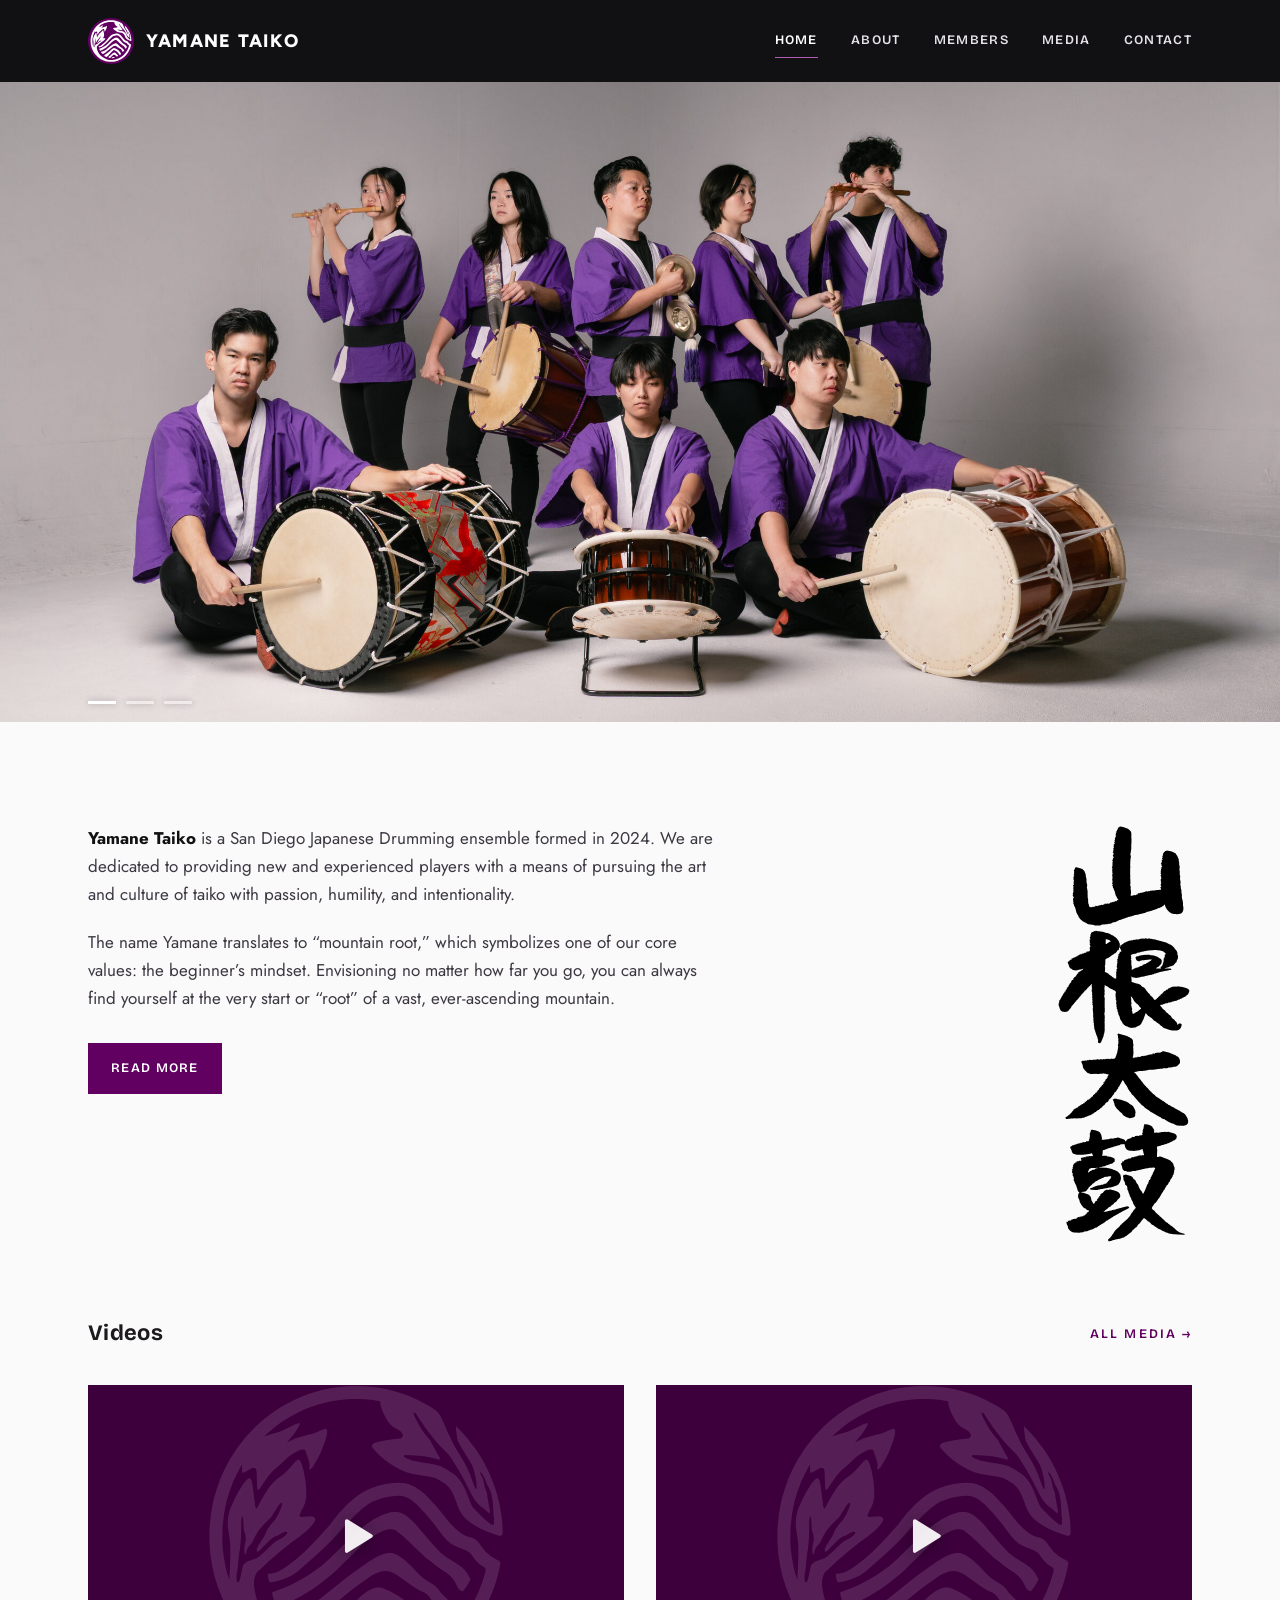
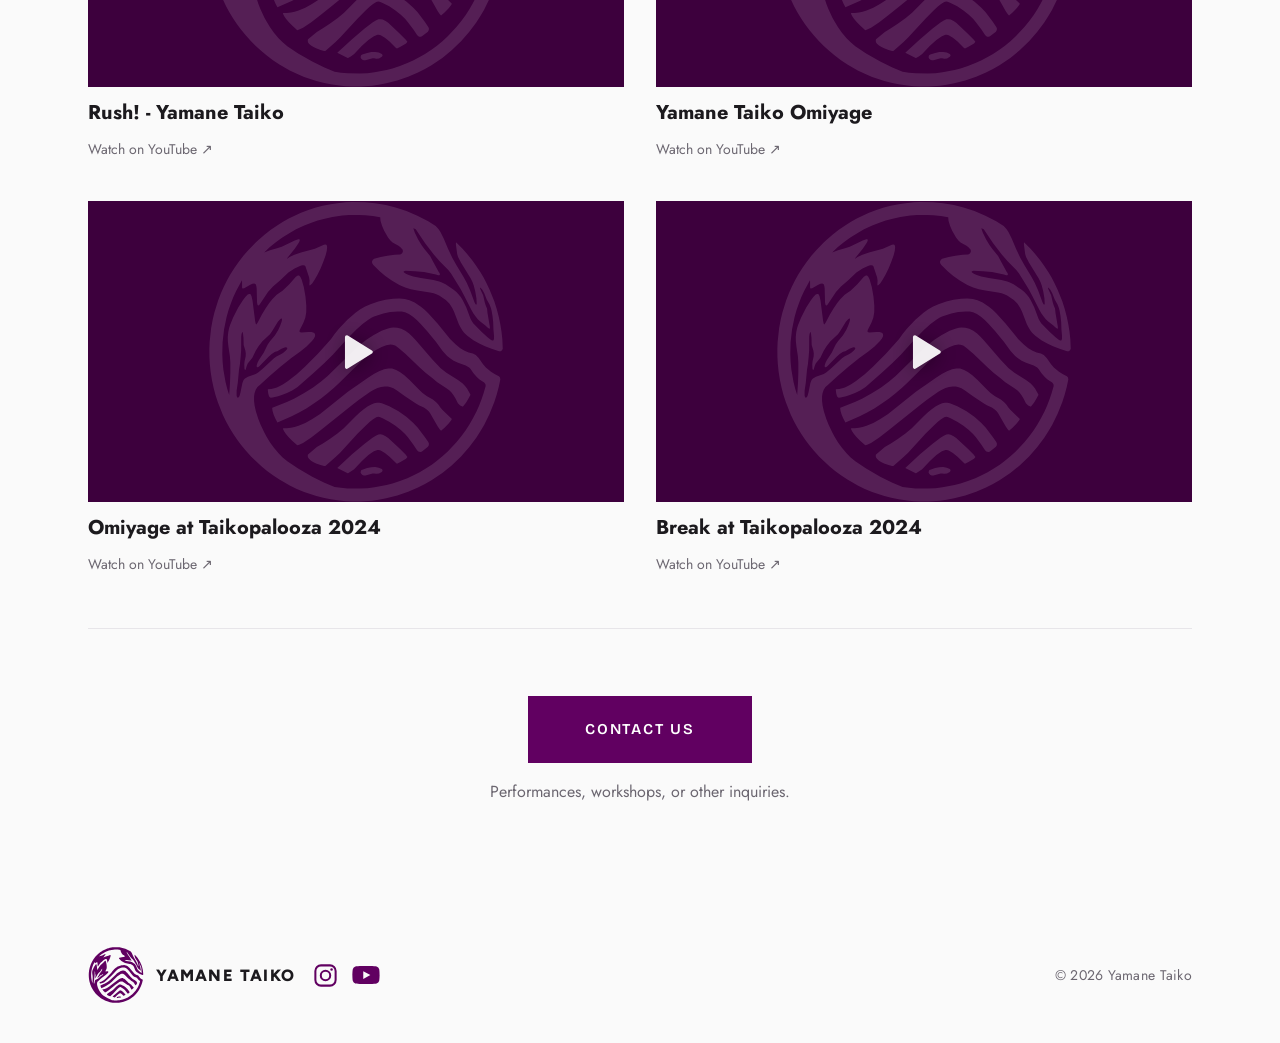
<file: index.html>
<!doctype html>
<html lang="en"><head><meta charset="utf-8"><meta name="viewport" content="width=device-width,initial-scale=1">
<title>Yamane Taiko</title>
<meta name="referrer" content="strict-origin-when-cross-origin">
<!-- Link preview (Discord, iMessage, Facebook, etc.) -->
<meta property="og:type" content="website">
<meta property="og:site_name" content="Yamane Taiko">
<meta property="og:title" content="YAMANE TAIKO">
<meta property="og:url" content="https://yamanetaiko.org/">
<meta property="og:image" content="https://yamanetaiko.org/assets/og-image.jpg">
<meta property="og:image:width" content="1200">
<meta property="og:image:height" content="630">
<meta name="twitter:card" content="summary_large_image">
<meta name="twitter:title" content="YAMANE TAIKO">
<meta name="twitter:image" content="https://yamanetaiko.org/assets/og-image.jpg">
<meta name="theme-color" content="#610061">
<link rel="icon" type="image/svg+xml" href="assets/YAM_LOGO_ROUND_BIG.svg">
<link rel="preconnect" href="https://fonts.googleapis.com">
<link rel="preconnect" href="https://fonts.gstatic.com" crossorigin>
<link rel="stylesheet" href="https://fonts.googleapis.com/css2?family=Bricolage+Grotesque:opsz,wdth,wght@12..96,75..100,200..800&family=Jost:wght@300..700&family=Figtree:wght@800&display=swap">
<link rel="stylesheet" href="css/style.css?v=17">

</head><body data-page="home">
<header class="site-head">
  <div class="wrap">
    <a class="brand" href="/" data-link>
      <img class="logo" src="assets/YAM_LOGO_ROUND_BIG.svg" alt="" width="40" height="40">
      <span class="wordmark"><span class="kern-ya">Y</span><span class="kern-am">a</span><span class="kern-ma">m</span><span class="kern-an">a</span>ne <span class="kern-ta">T</span><span class="kern-ai">a</span>i<span class="kern-ko">k</span>o</span>
    </a>
    <button class="menu-btn" id="menuBtn" aria-label="Menu" aria-controls="nav" aria-expanded="false">
      <span class="burger" aria-hidden="true"><span></span><span></span><span></span></span>
    </button>
    <nav class="nav caps" id="nav" aria-label="Main">
      <a href="/">Home</a>
      <a href="/about">About</a>
      <a href="/members">Members</a>
      <a href="/media">Media</a>
      <a href="/contact">Contact</a>
    </nav>
  </div>
</header>

<main>
<section data-page="home">
  <div class="hero" aria-roledescription="carousel" aria-label="Yamane Taiko photos"><h1 class="sr-only">Yamane Taiko</h1>
    <div class="slides" id="slides"></div>
    <button class="hero-nav prev" type="button" aria-label="Previous photo"><svg viewBox="0 0 24 24" width="28" height="28" aria-hidden="true"><path d="M15 5l-7 7 7 7" fill="none" stroke="currentColor" stroke-width="1.8" stroke-linecap="round" stroke-linejoin="round"/></svg></button>
    <button class="hero-nav next" type="button" aria-label="Next photo"><svg viewBox="0 0 24 24" width="28" height="28" aria-hidden="true"><path d="M9 5l7 7-7 7" fill="none" stroke="currentColor" stroke-width="1.8" stroke-linecap="round" stroke-linejoin="round"/></svg></button>
    <div class="hero-dots"><div class="wrap"><div class="dots" id="dots" role="group" aria-label="Choose slide"></div></div></div>
  </div>

  <div class="block intro-block"><div class="wrap intro">
    <div class="prose">
      <p><strong class="lead">Yamane Taiko</strong> is a San Diego Japanese Drumming ensemble formed in 2024. We are dedicated to providing new and experienced players with a means of pursuing the art and culture of taiko with passion, humility, and intentionality.</p>
      <p>The name Yamane translates to “mountain root,” which symbolizes one of our core values: the beginner’s mindset. Envisioning no matter how far you go, you can always find yourself at the very start or “root” of a vast, ever-ascending mountain.</p>
      <div class="btns caps"><a class="btn dark" href="/about">Read more</a></div>
    </div>
    <img class="k" src="assets/Yamane-Kanji-black.svg" alt="山根太鼓">
  </div></div>

  <div class="block"><div class="wrap">
    <div class="sec-head">
      <h2>Videos</h2>
      <a class="link-arrow caps" href="/media">All media →</a>
    </div>
    <div class="videos" id="homeVideos"></div>
  </div></div>

  <div class="block cta"><div class="wrap">
    <div class="caps"><a class="btn dark" href="/contact">Contact us</a></div>
    <p>Performances, workshops, or other inquiries.</p>
  </div></div>
</section>
</main>



<footer class="site-foot">
  <div class="wrap">
    <div class="foot-brand"><span class="foot-mark" aria-hidden="true"><svg aria-hidden="true" xmlns="http://www.w3.org/2000/svg" viewBox="0 0 988.0 1010.2"><path fill="currentColor" fill-rule="evenodd" d="M582.5 902.0L580.2 898.8L569.8 894.0L557.8 892.0L545.2 892.5L531.2 895.2L514.8 900.8L512.0 902.2L510.2 904.2L509.0 909.8L511.2 914.8L515.2 918.2L520.0 920.0L525.0 920.0L549.5 913.2L554.2 913.2L561.5 914.8L570.8 913.5L580.0 908.2L582.2 905.5ZM665.8 857.8L659.8 850.2L640.5 830.8L601.5 794.2L592.8 788.2L583.0 783.8L575.2 782.2L568.8 782.8L560.0 786.5L549.0 793.5L521.5 814.5L479.5 850.2L431.0 894.8L465.8 912.5L467.0 912.5L476.2 907.2L487.5 899.0L513.5 871.2L535.2 851.8L553.5 839.2L565.5 834.8L570.2 834.8L576.5 836.5L590.5 844.5L606.0 857.2L626.8 877.5L630.8 880.5L641.0 875.8L661.2 864.0ZM737.8 813.0L735.8 808.2L724.0 790.8L700.0 759.5L684.8 743.0L662.2 723.2L636.0 704.8L605.2 688.0L580.2 677.5L571.8 676.0L564.0 676.2L554.5 678.2L543.2 682.8L532.2 689.0L519.5 698.0L507.0 708.2L491.8 722.2L452.8 762.0L431.5 779.0L405.8 797.8L382.8 813.0L362.5 825.0L333.0 849.8L332.2 851.8L332.2 856.5L333.2 860.0L336.2 864.2L343.0 870.5L351.5 875.8L360.0 879.8L375.0 885.2L387.0 888.8L391.0 888.5L425.2 858.5L440.5 843.5L498.5 780.5L525.0 753.8L540.0 740.2L550.8 731.8L561.5 724.8L567.8 722.8L573.0 723.8L582.8 728.0L605.0 739.5L625.8 753.0L643.8 767.5L658.0 781.2L667.5 792.2L686.0 816.8L698.2 835.5L702.5 839.5L705.8 840.8L709.8 841.0L713.0 840.2L716.8 838.0L734.5 824.0L737.5 818.8ZM814.8 731.0L783.5 700.2L776.2 692.0L770.0 682.8L762.2 674.8L751.0 665.2L731.5 654.2L716.5 643.0L706.0 633.5L673.0 599.8L655.5 583.8L640.5 572.8L628.0 566.0L614.5 561.2L602.2 560.8L587.8 563.8L570.8 570.2L553.2 579.2L533.8 591.8L466.5 639.5L373.5 714.0L346.2 731.8L323.8 743.8L301.5 753.0L288.0 757.2L276.0 760.0L262.2 761.8L250.8 761.5L249.2 762.8L249.2 764.5L252.8 771.8L259.0 781.0L268.2 792.0L279.8 803.8L297.0 819.0L303.2 817.2L316.2 810.8L343.8 793.0L374.0 769.5L484.0 680.8L503.5 666.0L541.5 639.2L551.8 633.0L565.5 626.8L577.2 623.2L589.8 621.5L600.2 621.8L607.2 623.0L619.2 627.5L631.0 634.8L657.8 654.2L690.5 676.2L704.2 684.5L721.0 692.2L730.5 698.5L737.8 705.5L742.0 711.0L767.5 755.5L774.5 765.8L778.5 769.8L790.2 759.8L802.5 747.5L812.0 736.0ZM876.8 648.2L865.5 628.2L858.8 619.5L851.0 611.5L835.2 599.5L796.5 575.5L777.2 560.0L750.2 531.5L693.8 466.0L682.0 453.5L671.5 443.8L658.8 434.2L645.2 427.5L632.0 424.0L619.2 423.5L610.8 424.5L601.0 426.8L579.5 434.8L551.8 449.2L528.5 464.8L509.2 480.0L488.5 498.5L397.8 587.2L376.8 605.0L348.8 625.5L318.8 644.5L286.0 662.5L262.2 673.8L213.5 692.5L213.0 694.5L214.2 703.5L218.2 716.8L224.2 731.0L230.5 742.5L278.2 721.5L303.0 709.0L327.2 695.0L353.5 678.0L376.5 661.5L397.5 645.0L420.0 625.8L437.2 609.8L510.2 537.8L525.5 524.5L541.2 512.2L560.5 499.2L579.5 489.0L595.0 483.2L608.8 481.0L616.2 481.5L622.0 483.0L626.5 485.2L637.2 493.0L658.0 510.8L706.2 557.2L727.5 576.5L748.0 592.0L766.0 607.0L796.5 627.2L806.0 634.5L812.8 641.0L819.8 649.8L826.5 660.8L835.0 677.5L842.5 685.2L850.0 688.8L852.0 689.0L862.0 675.8L870.0 663.0L876.8 649.8ZM481.0 2.5L460.0 3.5L432.0 6.2L409.0 9.8L382.2 15.2L359.5 21.2L336.5 28.5L309.5 38.8L288.0 48.2L268.5 58.0L249.2 68.8L232.2 79.2L207.2 96.5L188.2 111.2L168.8 128.0L157.8 138.2L132.8 164.0L117.2 182.0L101.2 202.5L87.5 222.0L72.0 246.8L61.0 266.5L51.0 286.5L41.2 308.5L32.2 331.8L19.2 373.8L14.0 395.8L8.5 425.5L3.5 471.2L2.5 495.8L2.8 523.0L4.0 545.5L6.8 572.2L11.0 599.2L16.5 625.2L23.0 649.8L31.0 674.8L47.5 716.0L58.5 738.8L69.5 759.0L82.8 780.8L95.2 799.2L109.0 817.8L125.0 837.2L143.0 857.0L158.0 872.0L177.8 890.0L194.8 904.0L215.5 919.5L237.2 934.0L271.8 953.8L295.5 965.2L320.0 975.5L361.0 989.2L384.2 995.2L408.8 1000.2L437.8 1004.5L459.5 1006.5L480.2 1007.5L509.8 1007.5L547.2 1004.8L569.2 1001.8L594.8 997.0L631.8 987.5L668.2 975.0L701.2 960.8L723.0 949.8L746.5 936.2L782.8 911.8L814.0 886.5L845.5 856.2L872.5 825.5L896.5 793.2L910.8 771.2L922.8 750.5L941.2 713.2L957.0 673.5L964.5 650.2L971.5 624.0L977.0 597.8L976.0 591.5L972.2 587.0L959.2 580.2L945.8 571.8L928.5 557.8L919.2 547.0L904.5 525.5L894.8 516.2L885.0 511.0L870.8 507.2L857.2 501.8L843.0 493.0L827.8 480.8L808.8 461.8L766.0 409.0L735.5 375.5L723.5 364.0L711.0 353.5L690.0 339.5L672.8 331.8L657.2 327.8L638.5 326.2L618.0 327.0L592.8 330.5L568.5 336.2L542.0 345.2L522.8 354.0L507.0 363.5L492.0 374.2L464.8 397.8L436.2 427.8L422.0 445.2L409.5 463.0L366.8 511.0L323.5 554.8L295.2 580.2L266.0 603.2L249.8 614.0L239.0 620.0L228.8 624.8L220.0 627.8L210.0 629.8L198.8 630.8L198.2 632.8L199.8 645.2L201.8 652.5L204.0 656.8L208.0 659.2L214.2 658.8L232.8 654.2L247.2 649.5L262.5 643.5L279.8 635.2L298.0 623.0L353.2 574.5L388.8 541.8L416.8 514.0L463.5 462.5L493.2 432.2L516.5 411.2L535.0 397.2L545.2 391.0L554.0 387.0L585.0 376.5L607.8 371.8L633.8 369.5L646.8 370.0L658.0 372.5L671.0 378.5L684.5 387.8L697.2 398.8L708.8 410.2L730.8 434.5L761.2 471.8L783.8 502.5L799.0 519.0L809.8 528.0L820.8 535.0L835.5 541.8L861.2 551.5L872.8 558.2L877.5 563.0L887.2 576.8L898.2 589.8L907.5 598.2L923.0 608.5L926.2 612.0L927.8 615.8L927.8 620.5L921.0 644.5L914.2 664.5L905.8 686.2L896.8 706.2L885.0 729.2L874.0 748.2L861.2 768.0L847.0 787.8L830.0 808.8L801.0 839.5L783.2 855.8L763.8 871.8L747.5 883.8L724.8 898.8L706.8 909.2L685.0 920.5L665.8 929.2L640.8 939.0L616.0 947.0L596.2 952.2L556.0 960.0L532.2 962.8L506.2 964.2L465.0 963.5L443.0 961.5L422.0 958.5L387.8 944.2L347.0 924.2L299.8 897.0L263.5 872.8L248.0 859.8L234.2 846.0L218.8 827.5L205.8 809.2L194.2 790.5L187.0 777.2L173.8 749.5L166.2 730.2L158.2 704.8L154.0 685.0L152.2 670.0L152.2 655.2L153.8 644.5L157.8 632.2L163.5 623.2L171.5 616.8L203.5 587.0L239.5 556.0L277.0 526.2L307.2 504.2L328.0 487.2L346.2 469.0L352.2 461.0L355.8 454.2L356.8 450.5L356.2 445.2L353.8 442.0L350.0 440.0L344.2 438.8L335.0 438.5L311.2 440.2L306.8 439.8L304.2 437.0L305.2 431.8L317.5 407.5L323.8 390.8L327.0 372.0L327.2 350.5L324.5 320.2L318.8 288.0L311.8 263.5L307.5 254.2L304.0 250.0L302.2 249.0L299.0 248.8L292.2 253.0L271.2 277.2L258.2 290.5L247.5 299.8L228.0 314.0L213.2 328.8L202.5 342.2L191.2 358.8L178.5 380.2L164.5 406.5L159.8 413.2L157.8 411.0L155.8 401.8L147.0 333.2L143.8 319.0L141.0 312.8L139.0 311.0L136.0 310.8L131.0 313.2L123.0 321.0L114.8 331.8L99.2 356.8L82.2 390.2L72.0 414.8L68.5 426.2L65.8 439.5L64.2 455.2L64.5 469.5L66.5 488.2L71.2 519.2L72.8 540.2L72.8 574.8L71.8 607.0L69.0 650.5L62.5 630.2L56.8 607.0L49.5 565.2L47.0 540.5L45.8 513.5L46.8 473.0L51.8 429.2L60.2 388.2L66.8 365.2L74.8 341.8L82.5 322.2L92.2 300.8L111.2 265.8L112.0 265.8L112.2 290.5L113.5 292.5L119.0 291.5L138.0 280.8L146.5 277.0L152.8 276.0L156.2 277.2L157.8 278.8L159.8 284.0L161.0 293.0L162.2 339.5L163.8 347.2L164.8 349.0L166.2 349.8L168.5 348.8L171.0 346.0L198.8 304.8L215.5 285.8L239.0 266.0L267.2 239.2L287.8 225.8L306.0 216.8L313.2 214.8L317.5 214.5L321.8 215.8L324.2 218.2L336.5 255.2L338.2 265.5L337.5 280.5L338.5 282.2L340.2 282.0L346.8 275.5L355.0 263.5L364.2 247.5L375.0 225.5L384.2 203.2L392.0 180.8L395.8 166.0L397.0 153.5L396.0 148.5L394.2 146.2L391.5 145.2L386.2 146.0L356.2 159.5L309.5 171.8L287.5 179.2L272.8 186.0L262.5 192.5L262.2 192.0L288.5 159.2L301.5 139.8L304.8 133.0L305.2 128.8L303.5 127.0L300.5 127.0L288.5 131.2L245.0 152.8L229.2 158.0L205.8 164.5L186.0 171.5L204.2 154.5L226.2 136.5L247.0 121.5L271.5 106.0L292.8 94.2L320.2 81.2L344.2 71.8L365.2 64.8L388.8 58.2L414.5 52.8L447.5 48.0L470.2 46.2L506.0 45.8L525.5 46.8L550.2 49.2L574.8 53.2L575.8 65.5L580.8 82.0L588.0 98.5L601.0 121.2L609.0 131.5L616.2 138.0L636.0 149.2L642.5 154.0L649.5 162.0L650.5 165.0L650.5 169.0L648.2 174.0L646.0 176.2L642.0 178.2L623.5 179.5L599.0 182.8L576.5 187.2L554.5 193.2L549.5 197.0L547.2 202.5L548.0 208.2L551.8 213.5L573.0 235.0L591.8 250.8L614.8 267.0L639.0 280.8L658.5 289.2L677.5 295.2L699.2 299.5L741.8 305.8L753.8 308.5L762.8 311.8L772.2 316.5L794.5 331.2L807.0 343.8L816.0 357.8L821.8 370.0L838.2 412.8L843.0 422.2L850.0 433.5L855.8 440.8L866.5 451.2L886.8 466.0L906.5 477.2L926.0 486.5L947.8 495.2L972.8 503.5L978.2 503.0L982.8 500.0L985.2 494.8L983.8 463.2L981.0 437.8L977.0 412.5L972.0 388.2L964.8 360.5L956.8 335.5L941.2 296.5L929.2 271.5L920.5 255.2L910.5 238.2L896.0 216.0L881.5 196.0L865.2 175.8L850.5 159.0L829.5 138.0L828.5 138.2L828.2 143.8L832.5 176.8L835.5 186.8L845.0 205.2L878.0 259.0L883.8 270.5L888.0 282.2L892.8 300.8L897.0 325.2L898.0 344.0L896.5 347.2L894.0 345.5L890.5 339.0L876.0 299.0L864.5 273.2L853.5 253.0L829.2 213.0L816.5 190.0L802.2 160.5L787.0 124.2L776.5 103.2L769.8 92.8L760.5 83.2L735.5 67.2L699.2 48.2L662.5 32.8L626.0 20.8L593.8 12.8L557.2 6.5L524.0 3.2ZM244.8 393.0L245.8 394.8L245.8 398.2L244.2 405.2L240.0 417.2L233.2 431.8L221.8 450.5L206.2 468.5L198.0 480.8L184.5 508.5L168.5 533.0L163.8 542.0L161.0 550.8L161.0 554.5L161.8 556.0L164.5 556.8L169.0 554.2L201.8 521.2L211.2 512.8L218.8 507.2L222.8 505.2L230.0 503.2L244.0 495.0L252.5 491.2L257.5 490.2L261.8 490.5L263.8 492.2L262.5 496.2L258.0 501.5L249.2 508.8L240.5 514.2L227.2 520.5L219.0 526.5L180.2 563.2L166.0 575.0L158.0 579.5L131.8 588.8L126.0 591.8L120.8 595.8L117.2 599.8L113.2 610.0L106.8 642.0L103.8 652.5L102.0 656.2L99.8 658.8L97.0 659.0L94.8 656.2L93.8 652.2L93.8 635.5L97.8 608.5L101.8 565.2L104.8 546.5L107.2 523.8L109.0 499.8L109.2 455.0L110.2 446.2L112.2 439.2L113.0 438.5L114.0 439.2L115.2 443.8L116.8 458.2L117.5 482.0L123.2 502.0L124.5 510.2L124.2 520.2L120.5 537.2L119.5 546.5L120.0 561.0L121.0 564.5L122.0 565.8L123.0 565.8L124.8 563.2L127.5 552.8L131.0 544.2L146.5 524.8L157.8 501.5L167.2 486.2L180.2 470.0L205.5 445.8L212.5 436.0L232.0 404.2L239.5 395.5L243.0 393.0ZM686.2 90.5L693.8 94.2L725.2 141.2L754.2 178.8L773.8 201.0L802.8 230.8L812.0 242.5L844.5 295.5L856.0 316.8L879.8 364.0L887.0 376.2L895.0 387.8L901.5 395.5L909.8 403.5L926.0 415.8L936.2 425.5L941.0 427.5L942.2 425.8L941.8 419.8L934.2 375.8L932.5 360.2L928.8 351.8L925.2 340.8L919.5 315.2L909.8 294.2L908.8 290.5L910.8 290.5L916.8 296.5L923.2 308.5L931.5 329.2L941.0 346.2L945.8 359.2L948.0 368.0L950.8 383.8L953.2 405.8L954.0 430.2L956.0 452.5L955.8 462.5L953.5 466.8L950.0 467.2L946.0 465.5L935.2 457.5L914.8 438.8L886.8 410.2L881.8 402.8L877.2 393.8L862.8 355.8L851.2 332.0L844.5 321.5L836.8 311.8L829.0 303.8L819.5 295.8L793.5 278.8L781.2 272.5L772.5 269.0L752.8 263.8L710.8 257.5L685.2 252.5L672.5 248.2L662.0 243.8L656.8 240.8L653.5 237.8L653.2 236.0L654.5 234.8L660.0 233.5L691.5 235.0L721.5 237.5L761.5 245.5L769.0 248.0L772.8 247.8L774.8 245.5L773.5 241.0L770.8 237.5L741.8 184.0L722.0 159.5L713.0 146.5L701.8 128.0L690.8 105.8L685.8 91.5Z"/></svg></span><span class="wordmark"><span class="kern-ya">Y</span><span class="kern-am">a</span><span class="kern-ma">m</span><span class="kern-an">a</span>ne <span class="kern-ta">T</span><span class="kern-ai">a</span>i<span class="kern-ko">k</span>o</span><div class="foot-social" id="footSocial"></div></div>
    <div class="foot-r"><small>© <span id="yr"></span> Yamane Taiko</small></div>
  </div>
</footer>

<script src="js/content.js?v=17"></script>
<script src="js/main.js?v=17"></script>
</body></html>
</file>
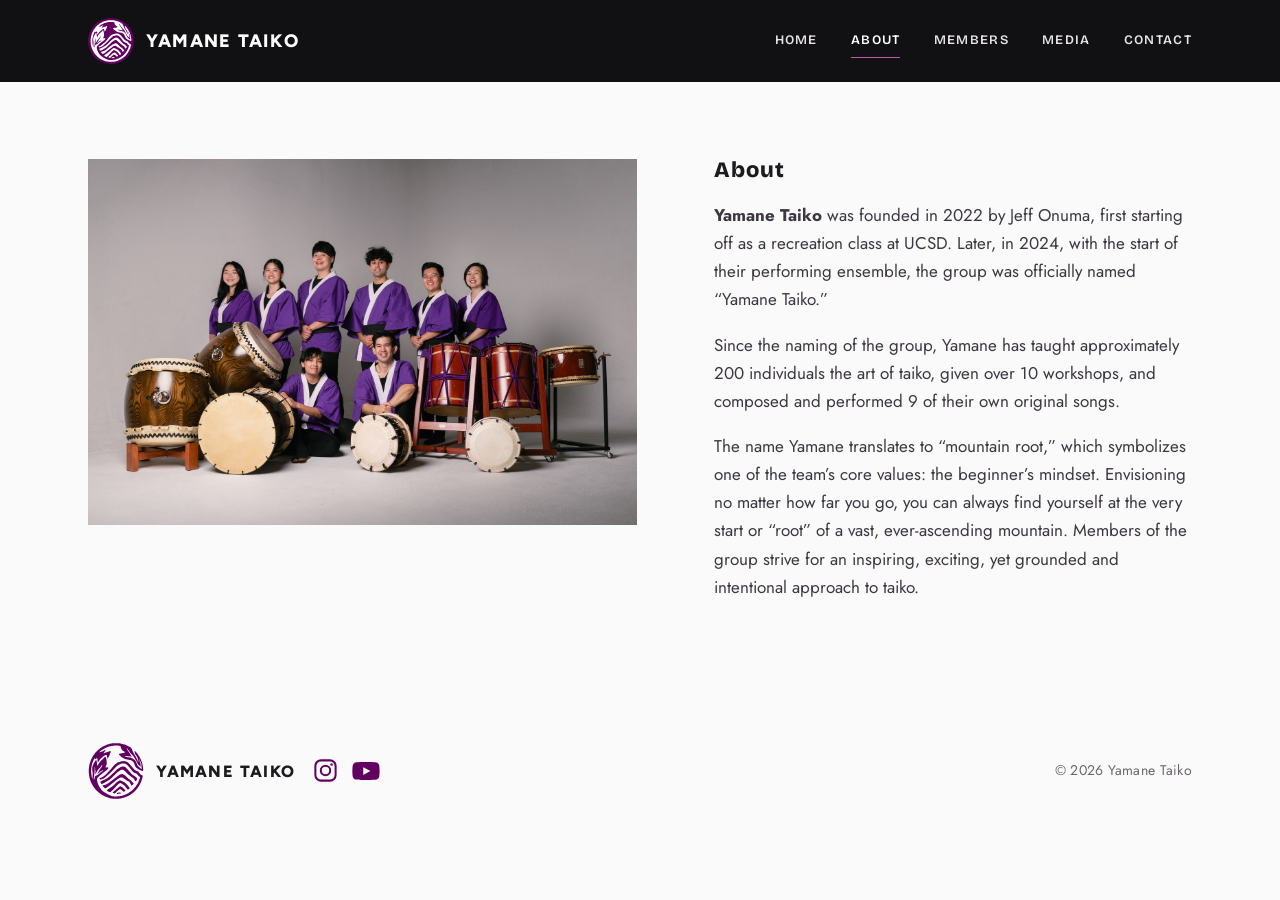
<file: about.html>
<!doctype html>
<html lang="en"><head><meta charset="utf-8"><meta name="viewport" content="width=device-width,initial-scale=1">
<title>About · Yamane Taiko</title>
<meta name="referrer" content="strict-origin-when-cross-origin">
<!-- Link preview (Discord, iMessage, Facebook, etc.) -->
<meta property="og:type" content="website">
<meta property="og:site_name" content="Yamane Taiko">
<meta property="og:title" content="YAMANE TAIKO">
<meta property="og:url" content="https://yamanetaiko.org/about">
<meta property="og:image" content="https://yamanetaiko.org/assets/og-image.jpg">
<meta property="og:image:width" content="1200">
<meta property="og:image:height" content="630">
<meta name="twitter:card" content="summary_large_image">
<meta name="twitter:title" content="YAMANE TAIKO">
<meta name="twitter:image" content="https://yamanetaiko.org/assets/og-image.jpg">
<meta name="theme-color" content="#610061">
<link rel="icon" type="image/svg+xml" href="assets/YAM_LOGO_ROUND_BIG.svg">
<link rel="preconnect" href="https://fonts.googleapis.com">
<link rel="preconnect" href="https://fonts.gstatic.com" crossorigin>
<link rel="stylesheet" href="https://fonts.googleapis.com/css2?family=Bricolage+Grotesque:opsz,wdth,wght@12..96,75..100,200..800&family=Jost:wght@300..700&family=Figtree:wght@800&display=swap">
<link rel="stylesheet" href="css/style.css?v=17">

</head><body data-page="about">
<header class="site-head">
  <div class="wrap">
    <a class="brand" href="/" data-link>
      <img class="logo" src="assets/YAM_LOGO_ROUND_BIG.svg" alt="" width="40" height="40">
      <span class="wordmark"><span class="kern-ya">Y</span><span class="kern-am">a</span><span class="kern-ma">m</span><span class="kern-an">a</span>ne <span class="kern-ta">T</span><span class="kern-ai">a</span>i<span class="kern-ko">k</span>o</span>
    </a>
    <button class="menu-btn" id="menuBtn" aria-label="Menu" aria-controls="nav" aria-expanded="false">
      <span class="burger" aria-hidden="true"><span></span><span></span><span></span></span>
    </button>
    <nav class="nav caps" id="nav" aria-label="Main">
      <a href="/">Home</a>
      <a href="/about">About</a>
      <a href="/members">Members</a>
      <a href="/media">Media</a>
      <a href="/contact">Contact</a>
    </nav>
  </div>
</header>

<main>
<section data-page="about">
  <div class="block about-block"><div class="wrap split about-split">
    <h1 class="about-title">About</h1>
    <figure class="about-photo"><img src="assets/about-group.jpg" alt=""></figure>
    <div class="prose">
      <p><strong>Yamane Taiko</strong> was founded in 2022 by Jeff Onuma, first starting off as a recreation class at UCSD. Later, in 2024, with the start of their performing ensemble, the group was officially named “Yamane Taiko.”</p>
      <p>Since the naming of the group, Yamane has taught approximately 200 individuals the art of taiko, given over 10 workshops, and composed and performed 9 of their own original songs.</p>
      <p>The name Yamane translates to “mountain root,” which symbolizes one of the team’s core values: the beginner’s mindset. Envisioning no matter how far you go, you can always find yourself at the very start or “root” of a vast, ever-ascending mountain. Members of the group strive for an inspiring, exciting, yet grounded and intentional approach to taiko.</p>
    </div>
  </div></div>
</section>
</main>



<footer class="site-foot">
  <div class="wrap">
    <div class="foot-brand"><span class="foot-mark" aria-hidden="true"><svg aria-hidden="true" xmlns="http://www.w3.org/2000/svg" viewBox="0 0 988.0 1010.2"><path fill="currentColor" fill-rule="evenodd" d="M582.5 902.0L580.2 898.8L569.8 894.0L557.8 892.0L545.2 892.5L531.2 895.2L514.8 900.8L512.0 902.2L510.2 904.2L509.0 909.8L511.2 914.8L515.2 918.2L520.0 920.0L525.0 920.0L549.5 913.2L554.2 913.2L561.5 914.8L570.8 913.5L580.0 908.2L582.2 905.5ZM665.8 857.8L659.8 850.2L640.5 830.8L601.5 794.2L592.8 788.2L583.0 783.8L575.2 782.2L568.8 782.8L560.0 786.5L549.0 793.5L521.5 814.5L479.5 850.2L431.0 894.8L465.8 912.5L467.0 912.5L476.2 907.2L487.5 899.0L513.5 871.2L535.2 851.8L553.5 839.2L565.5 834.8L570.2 834.8L576.5 836.5L590.5 844.5L606.0 857.2L626.8 877.5L630.8 880.5L641.0 875.8L661.2 864.0ZM737.8 813.0L735.8 808.2L724.0 790.8L700.0 759.5L684.8 743.0L662.2 723.2L636.0 704.8L605.2 688.0L580.2 677.5L571.8 676.0L564.0 676.2L554.5 678.2L543.2 682.8L532.2 689.0L519.5 698.0L507.0 708.2L491.8 722.2L452.8 762.0L431.5 779.0L405.8 797.8L382.8 813.0L362.5 825.0L333.0 849.8L332.2 851.8L332.2 856.5L333.2 860.0L336.2 864.2L343.0 870.5L351.5 875.8L360.0 879.8L375.0 885.2L387.0 888.8L391.0 888.5L425.2 858.5L440.5 843.5L498.5 780.5L525.0 753.8L540.0 740.2L550.8 731.8L561.5 724.8L567.8 722.8L573.0 723.8L582.8 728.0L605.0 739.5L625.8 753.0L643.8 767.5L658.0 781.2L667.5 792.2L686.0 816.8L698.2 835.5L702.5 839.5L705.8 840.8L709.8 841.0L713.0 840.2L716.8 838.0L734.5 824.0L737.5 818.8ZM814.8 731.0L783.5 700.2L776.2 692.0L770.0 682.8L762.2 674.8L751.0 665.2L731.5 654.2L716.5 643.0L706.0 633.5L673.0 599.8L655.5 583.8L640.5 572.8L628.0 566.0L614.5 561.2L602.2 560.8L587.8 563.8L570.8 570.2L553.2 579.2L533.8 591.8L466.5 639.5L373.5 714.0L346.2 731.8L323.8 743.8L301.5 753.0L288.0 757.2L276.0 760.0L262.2 761.8L250.8 761.5L249.2 762.8L249.2 764.5L252.8 771.8L259.0 781.0L268.2 792.0L279.8 803.8L297.0 819.0L303.2 817.2L316.2 810.8L343.8 793.0L374.0 769.5L484.0 680.8L503.5 666.0L541.5 639.2L551.8 633.0L565.5 626.8L577.2 623.2L589.8 621.5L600.2 621.8L607.2 623.0L619.2 627.5L631.0 634.8L657.8 654.2L690.5 676.2L704.2 684.5L721.0 692.2L730.5 698.5L737.8 705.5L742.0 711.0L767.5 755.5L774.5 765.8L778.5 769.8L790.2 759.8L802.5 747.5L812.0 736.0ZM876.8 648.2L865.5 628.2L858.8 619.5L851.0 611.5L835.2 599.5L796.5 575.5L777.2 560.0L750.2 531.5L693.8 466.0L682.0 453.5L671.5 443.8L658.8 434.2L645.2 427.5L632.0 424.0L619.2 423.5L610.8 424.5L601.0 426.8L579.5 434.8L551.8 449.2L528.5 464.8L509.2 480.0L488.5 498.5L397.8 587.2L376.8 605.0L348.8 625.5L318.8 644.5L286.0 662.5L262.2 673.8L213.5 692.5L213.0 694.5L214.2 703.5L218.2 716.8L224.2 731.0L230.5 742.5L278.2 721.5L303.0 709.0L327.2 695.0L353.5 678.0L376.5 661.5L397.5 645.0L420.0 625.8L437.2 609.8L510.2 537.8L525.5 524.5L541.2 512.2L560.5 499.2L579.5 489.0L595.0 483.2L608.8 481.0L616.2 481.5L622.0 483.0L626.5 485.2L637.2 493.0L658.0 510.8L706.2 557.2L727.5 576.5L748.0 592.0L766.0 607.0L796.5 627.2L806.0 634.5L812.8 641.0L819.8 649.8L826.5 660.8L835.0 677.5L842.5 685.2L850.0 688.8L852.0 689.0L862.0 675.8L870.0 663.0L876.8 649.8ZM481.0 2.5L460.0 3.5L432.0 6.2L409.0 9.8L382.2 15.2L359.5 21.2L336.5 28.5L309.5 38.8L288.0 48.2L268.5 58.0L249.2 68.8L232.2 79.2L207.2 96.5L188.2 111.2L168.8 128.0L157.8 138.2L132.8 164.0L117.2 182.0L101.2 202.5L87.5 222.0L72.0 246.8L61.0 266.5L51.0 286.5L41.2 308.5L32.2 331.8L19.2 373.8L14.0 395.8L8.5 425.5L3.5 471.2L2.5 495.8L2.8 523.0L4.0 545.5L6.8 572.2L11.0 599.2L16.5 625.2L23.0 649.8L31.0 674.8L47.5 716.0L58.5 738.8L69.5 759.0L82.8 780.8L95.2 799.2L109.0 817.8L125.0 837.2L143.0 857.0L158.0 872.0L177.8 890.0L194.8 904.0L215.5 919.5L237.2 934.0L271.8 953.8L295.5 965.2L320.0 975.5L361.0 989.2L384.2 995.2L408.8 1000.2L437.8 1004.5L459.5 1006.5L480.2 1007.5L509.8 1007.5L547.2 1004.8L569.2 1001.8L594.8 997.0L631.8 987.5L668.2 975.0L701.2 960.8L723.0 949.8L746.5 936.2L782.8 911.8L814.0 886.5L845.5 856.2L872.5 825.5L896.5 793.2L910.8 771.2L922.8 750.5L941.2 713.2L957.0 673.5L964.5 650.2L971.5 624.0L977.0 597.8L976.0 591.5L972.2 587.0L959.2 580.2L945.8 571.8L928.5 557.8L919.2 547.0L904.5 525.5L894.8 516.2L885.0 511.0L870.8 507.2L857.2 501.8L843.0 493.0L827.8 480.8L808.8 461.8L766.0 409.0L735.5 375.5L723.5 364.0L711.0 353.5L690.0 339.5L672.8 331.8L657.2 327.8L638.5 326.2L618.0 327.0L592.8 330.5L568.5 336.2L542.0 345.2L522.8 354.0L507.0 363.5L492.0 374.2L464.8 397.8L436.2 427.8L422.0 445.2L409.5 463.0L366.8 511.0L323.5 554.8L295.2 580.2L266.0 603.2L249.8 614.0L239.0 620.0L228.8 624.8L220.0 627.8L210.0 629.8L198.8 630.8L198.2 632.8L199.8 645.2L201.8 652.5L204.0 656.8L208.0 659.2L214.2 658.8L232.8 654.2L247.2 649.5L262.5 643.5L279.8 635.2L298.0 623.0L353.2 574.5L388.8 541.8L416.8 514.0L463.5 462.5L493.2 432.2L516.5 411.2L535.0 397.2L545.2 391.0L554.0 387.0L585.0 376.5L607.8 371.8L633.8 369.5L646.8 370.0L658.0 372.5L671.0 378.5L684.5 387.8L697.2 398.8L708.8 410.2L730.8 434.5L761.2 471.8L783.8 502.5L799.0 519.0L809.8 528.0L820.8 535.0L835.5 541.8L861.2 551.5L872.8 558.2L877.5 563.0L887.2 576.8L898.2 589.8L907.5 598.2L923.0 608.5L926.2 612.0L927.8 615.8L927.8 620.5L921.0 644.5L914.2 664.5L905.8 686.2L896.8 706.2L885.0 729.2L874.0 748.2L861.2 768.0L847.0 787.8L830.0 808.8L801.0 839.5L783.2 855.8L763.8 871.8L747.5 883.8L724.8 898.8L706.8 909.2L685.0 920.5L665.8 929.2L640.8 939.0L616.0 947.0L596.2 952.2L556.0 960.0L532.2 962.8L506.2 964.2L465.0 963.5L443.0 961.5L422.0 958.5L387.8 944.2L347.0 924.2L299.8 897.0L263.5 872.8L248.0 859.8L234.2 846.0L218.8 827.5L205.8 809.2L194.2 790.5L187.0 777.2L173.8 749.5L166.2 730.2L158.2 704.8L154.0 685.0L152.2 670.0L152.2 655.2L153.8 644.5L157.8 632.2L163.5 623.2L171.5 616.8L203.5 587.0L239.5 556.0L277.0 526.2L307.2 504.2L328.0 487.2L346.2 469.0L352.2 461.0L355.8 454.2L356.8 450.5L356.2 445.2L353.8 442.0L350.0 440.0L344.2 438.8L335.0 438.5L311.2 440.2L306.8 439.8L304.2 437.0L305.2 431.8L317.5 407.5L323.8 390.8L327.0 372.0L327.2 350.5L324.5 320.2L318.8 288.0L311.8 263.5L307.5 254.2L304.0 250.0L302.2 249.0L299.0 248.8L292.2 253.0L271.2 277.2L258.2 290.5L247.5 299.8L228.0 314.0L213.2 328.8L202.5 342.2L191.2 358.8L178.5 380.2L164.5 406.5L159.8 413.2L157.8 411.0L155.8 401.8L147.0 333.2L143.8 319.0L141.0 312.8L139.0 311.0L136.0 310.8L131.0 313.2L123.0 321.0L114.8 331.8L99.2 356.8L82.2 390.2L72.0 414.8L68.5 426.2L65.8 439.5L64.2 455.2L64.5 469.5L66.5 488.2L71.2 519.2L72.8 540.2L72.8 574.8L71.8 607.0L69.0 650.5L62.5 630.2L56.8 607.0L49.5 565.2L47.0 540.5L45.8 513.5L46.8 473.0L51.8 429.2L60.2 388.2L66.8 365.2L74.8 341.8L82.5 322.2L92.2 300.8L111.2 265.8L112.0 265.8L112.2 290.5L113.5 292.5L119.0 291.5L138.0 280.8L146.5 277.0L152.8 276.0L156.2 277.2L157.8 278.8L159.8 284.0L161.0 293.0L162.2 339.5L163.8 347.2L164.8 349.0L166.2 349.8L168.5 348.8L171.0 346.0L198.8 304.8L215.5 285.8L239.0 266.0L267.2 239.2L287.8 225.8L306.0 216.8L313.2 214.8L317.5 214.5L321.8 215.8L324.2 218.2L336.5 255.2L338.2 265.5L337.5 280.5L338.5 282.2L340.2 282.0L346.8 275.5L355.0 263.5L364.2 247.5L375.0 225.5L384.2 203.2L392.0 180.8L395.8 166.0L397.0 153.5L396.0 148.5L394.2 146.2L391.5 145.2L386.2 146.0L356.2 159.5L309.5 171.8L287.5 179.2L272.8 186.0L262.5 192.5L262.2 192.0L288.5 159.2L301.5 139.8L304.8 133.0L305.2 128.8L303.5 127.0L300.5 127.0L288.5 131.2L245.0 152.8L229.2 158.0L205.8 164.5L186.0 171.5L204.2 154.5L226.2 136.5L247.0 121.5L271.5 106.0L292.8 94.2L320.2 81.2L344.2 71.8L365.2 64.8L388.8 58.2L414.5 52.8L447.5 48.0L470.2 46.2L506.0 45.8L525.5 46.8L550.2 49.2L574.8 53.2L575.8 65.5L580.8 82.0L588.0 98.5L601.0 121.2L609.0 131.5L616.2 138.0L636.0 149.2L642.5 154.0L649.5 162.0L650.5 165.0L650.5 169.0L648.2 174.0L646.0 176.2L642.0 178.2L623.5 179.5L599.0 182.8L576.5 187.2L554.5 193.2L549.5 197.0L547.2 202.5L548.0 208.2L551.8 213.5L573.0 235.0L591.8 250.8L614.8 267.0L639.0 280.8L658.5 289.2L677.5 295.2L699.2 299.5L741.8 305.8L753.8 308.5L762.8 311.8L772.2 316.5L794.5 331.2L807.0 343.8L816.0 357.8L821.8 370.0L838.2 412.8L843.0 422.2L850.0 433.5L855.8 440.8L866.5 451.2L886.8 466.0L906.5 477.2L926.0 486.5L947.8 495.2L972.8 503.5L978.2 503.0L982.8 500.0L985.2 494.8L983.8 463.2L981.0 437.8L977.0 412.5L972.0 388.2L964.8 360.5L956.8 335.5L941.2 296.5L929.2 271.5L920.5 255.2L910.5 238.2L896.0 216.0L881.5 196.0L865.2 175.8L850.5 159.0L829.5 138.0L828.5 138.2L828.2 143.8L832.5 176.8L835.5 186.8L845.0 205.2L878.0 259.0L883.8 270.5L888.0 282.2L892.8 300.8L897.0 325.2L898.0 344.0L896.5 347.2L894.0 345.5L890.5 339.0L876.0 299.0L864.5 273.2L853.5 253.0L829.2 213.0L816.5 190.0L802.2 160.5L787.0 124.2L776.5 103.2L769.8 92.8L760.5 83.2L735.5 67.2L699.2 48.2L662.5 32.8L626.0 20.8L593.8 12.8L557.2 6.5L524.0 3.2ZM244.8 393.0L245.8 394.8L245.8 398.2L244.2 405.2L240.0 417.2L233.2 431.8L221.8 450.5L206.2 468.5L198.0 480.8L184.5 508.5L168.5 533.0L163.8 542.0L161.0 550.8L161.0 554.5L161.8 556.0L164.5 556.8L169.0 554.2L201.8 521.2L211.2 512.8L218.8 507.2L222.8 505.2L230.0 503.2L244.0 495.0L252.5 491.2L257.5 490.2L261.8 490.5L263.8 492.2L262.5 496.2L258.0 501.5L249.2 508.8L240.5 514.2L227.2 520.5L219.0 526.5L180.2 563.2L166.0 575.0L158.0 579.5L131.8 588.8L126.0 591.8L120.8 595.8L117.2 599.8L113.2 610.0L106.8 642.0L103.8 652.5L102.0 656.2L99.8 658.8L97.0 659.0L94.8 656.2L93.8 652.2L93.8 635.5L97.8 608.5L101.8 565.2L104.8 546.5L107.2 523.8L109.0 499.8L109.2 455.0L110.2 446.2L112.2 439.2L113.0 438.5L114.0 439.2L115.2 443.8L116.8 458.2L117.5 482.0L123.2 502.0L124.5 510.2L124.2 520.2L120.5 537.2L119.5 546.5L120.0 561.0L121.0 564.5L122.0 565.8L123.0 565.8L124.8 563.2L127.5 552.8L131.0 544.2L146.5 524.8L157.8 501.5L167.2 486.2L180.2 470.0L205.5 445.8L212.5 436.0L232.0 404.2L239.5 395.5L243.0 393.0ZM686.2 90.5L693.8 94.2L725.2 141.2L754.2 178.8L773.8 201.0L802.8 230.8L812.0 242.5L844.5 295.5L856.0 316.8L879.8 364.0L887.0 376.2L895.0 387.8L901.5 395.5L909.8 403.5L926.0 415.8L936.2 425.5L941.0 427.5L942.2 425.8L941.8 419.8L934.2 375.8L932.5 360.2L928.8 351.8L925.2 340.8L919.5 315.2L909.8 294.2L908.8 290.5L910.8 290.5L916.8 296.5L923.2 308.5L931.5 329.2L941.0 346.2L945.8 359.2L948.0 368.0L950.8 383.8L953.2 405.8L954.0 430.2L956.0 452.5L955.8 462.5L953.5 466.8L950.0 467.2L946.0 465.5L935.2 457.5L914.8 438.8L886.8 410.2L881.8 402.8L877.2 393.8L862.8 355.8L851.2 332.0L844.5 321.5L836.8 311.8L829.0 303.8L819.5 295.8L793.5 278.8L781.2 272.5L772.5 269.0L752.8 263.8L710.8 257.5L685.2 252.5L672.5 248.2L662.0 243.8L656.8 240.8L653.5 237.8L653.2 236.0L654.5 234.8L660.0 233.5L691.5 235.0L721.5 237.5L761.5 245.5L769.0 248.0L772.8 247.8L774.8 245.5L773.5 241.0L770.8 237.5L741.8 184.0L722.0 159.5L713.0 146.5L701.8 128.0L690.8 105.8L685.8 91.5Z"/></svg></span><span class="wordmark"><span class="kern-ya">Y</span><span class="kern-am">a</span><span class="kern-ma">m</span><span class="kern-an">a</span>ne <span class="kern-ta">T</span><span class="kern-ai">a</span>i<span class="kern-ko">k</span>o</span><div class="foot-social" id="footSocial"></div></div>
    <div class="foot-r"><small>© <span id="yr"></span> Yamane Taiko</small></div>
  </div>
</footer>

<script src="js/content.js?v=17"></script>
<script src="js/main.js?v=17"></script>
</body></html>
</file>
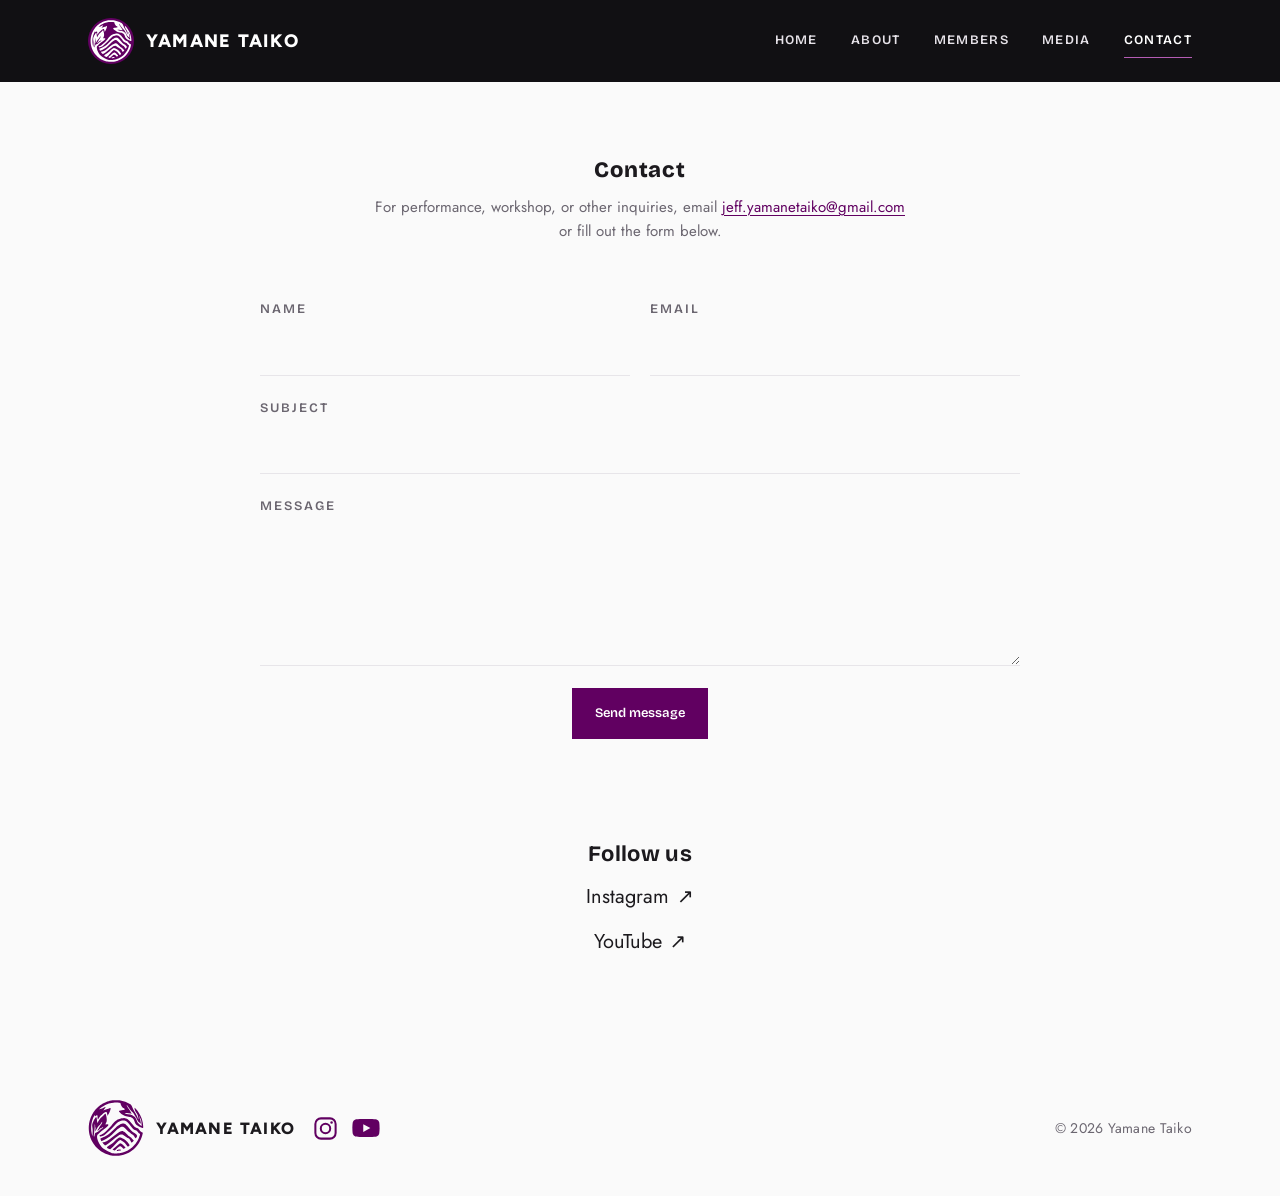
<file: contact.html>
<!doctype html>
<html lang="en"><head><meta charset="utf-8"><meta name="viewport" content="width=device-width,initial-scale=1">
<title>Contact · Yamane Taiko</title>
<meta name="referrer" content="strict-origin-when-cross-origin">
<!-- Link preview (Discord, iMessage, Facebook, etc.) -->
<meta property="og:type" content="website">
<meta property="og:site_name" content="Yamane Taiko">
<meta property="og:title" content="YAMANE TAIKO">
<meta property="og:url" content="https://yamanetaiko.org/contact">
<meta property="og:image" content="https://yamanetaiko.org/assets/og-image.jpg">
<meta property="og:image:width" content="1200">
<meta property="og:image:height" content="630">
<meta name="twitter:card" content="summary_large_image">
<meta name="twitter:title" content="YAMANE TAIKO">
<meta name="twitter:image" content="https://yamanetaiko.org/assets/og-image.jpg">
<meta name="theme-color" content="#610061">
<link rel="icon" type="image/svg+xml" href="assets/YAM_LOGO_ROUND_BIG.svg">
<link rel="preconnect" href="https://fonts.googleapis.com">
<link rel="preconnect" href="https://fonts.gstatic.com" crossorigin>
<link rel="stylesheet" href="https://fonts.googleapis.com/css2?family=Bricolage+Grotesque:opsz,wdth,wght@12..96,75..100,200..800&family=Jost:wght@300..700&family=Figtree:wght@800&display=swap">
<link rel="stylesheet" href="css/style.css?v=17">

</head><body data-page="contact">
<header class="site-head">
  <div class="wrap">
    <a class="brand" href="/" data-link>
      <img class="logo" src="assets/YAM_LOGO_ROUND_BIG.svg" alt="" width="40" height="40">
      <span class="wordmark"><span class="kern-ya">Y</span><span class="kern-am">a</span><span class="kern-ma">m</span><span class="kern-an">a</span>ne <span class="kern-ta">T</span><span class="kern-ai">a</span>i<span class="kern-ko">k</span>o</span>
    </a>
    <button class="menu-btn" id="menuBtn" aria-label="Menu" aria-controls="nav" aria-expanded="false">
      <span class="burger" aria-hidden="true"><span></span><span></span><span></span></span>
    </button>
    <nav class="nav caps" id="nav" aria-label="Main">
      <a href="/">Home</a>
      <a href="/about">About</a>
      <a href="/members">Members</a>
      <a href="/media">Media</a>
      <a href="/contact">Contact</a>
    </nav>
  </div>
</header>

<main>
<section data-page="contact">
  <div class="page-title"><div class="wrap">
    <h1>Contact</h1>
    <p>For performance, workshop, or other inquiries, email <a class="mail-link" href="mailto:jeff.yamanetaiko@gmail.com">jeff.yamanetaiko@gmail.com</a> or fill out the form below.</p>
  </div></div>
  <div class="block"><div class="wrap">
    <form class="inquiry" id="inquiry" action="https://formspree.io/f/maeqorad" method="POST" novalidate>
      <div class="field"><label class="caps" for="fName">Name</label><input id="fName" name="name" required autocomplete="name"></div>
      <div class="field"><label class="caps" for="fEmail">Email</label><input id="fEmail" name="email" type="email" required autocomplete="email"></div>
      <div class="field full"><label class="caps" for="fSubject">Subject</label><input id="fSubject" name="subject" required></div>
      <div class="field full"><label class="caps" for="fMsg">Message</label><textarea id="fMsg" name="message" required></textarea></div>
      <div class="full caps"><button class="btn dark" type="submit">Send message</button></div>
      <input type="text" name="_gotcha" tabindex="-1" autocomplete="off" aria-hidden="true" class="hp">
      <p class="form-note" id="formNote" hidden></p>
    </form>
  </div></div>
  <div class="block follow-block"><div class="wrap">
    <div class="sec-head"><h2>Follow us</h2></div>
    <nav class="follow-links" id="followLinks" aria-label="Social media"></nav>
  </div></div>
</section>
</main>



<footer class="site-foot">
  <div class="wrap">
    <div class="foot-brand"><span class="foot-mark" aria-hidden="true"><svg aria-hidden="true" xmlns="http://www.w3.org/2000/svg" viewBox="0 0 988.0 1010.2"><path fill="currentColor" fill-rule="evenodd" d="M582.5 902.0L580.2 898.8L569.8 894.0L557.8 892.0L545.2 892.5L531.2 895.2L514.8 900.8L512.0 902.2L510.2 904.2L509.0 909.8L511.2 914.8L515.2 918.2L520.0 920.0L525.0 920.0L549.5 913.2L554.2 913.2L561.5 914.8L570.8 913.5L580.0 908.2L582.2 905.5ZM665.8 857.8L659.8 850.2L640.5 830.8L601.5 794.2L592.8 788.2L583.0 783.8L575.2 782.2L568.8 782.8L560.0 786.5L549.0 793.5L521.5 814.5L479.5 850.2L431.0 894.8L465.8 912.5L467.0 912.5L476.2 907.2L487.5 899.0L513.5 871.2L535.2 851.8L553.5 839.2L565.5 834.8L570.2 834.8L576.5 836.5L590.5 844.5L606.0 857.2L626.8 877.5L630.8 880.5L641.0 875.8L661.2 864.0ZM737.8 813.0L735.8 808.2L724.0 790.8L700.0 759.5L684.8 743.0L662.2 723.2L636.0 704.8L605.2 688.0L580.2 677.5L571.8 676.0L564.0 676.2L554.5 678.2L543.2 682.8L532.2 689.0L519.5 698.0L507.0 708.2L491.8 722.2L452.8 762.0L431.5 779.0L405.8 797.8L382.8 813.0L362.5 825.0L333.0 849.8L332.2 851.8L332.2 856.5L333.2 860.0L336.2 864.2L343.0 870.5L351.5 875.8L360.0 879.8L375.0 885.2L387.0 888.8L391.0 888.5L425.2 858.5L440.5 843.5L498.5 780.5L525.0 753.8L540.0 740.2L550.8 731.8L561.5 724.8L567.8 722.8L573.0 723.8L582.8 728.0L605.0 739.5L625.8 753.0L643.8 767.5L658.0 781.2L667.5 792.2L686.0 816.8L698.2 835.5L702.5 839.5L705.8 840.8L709.8 841.0L713.0 840.2L716.8 838.0L734.5 824.0L737.5 818.8ZM814.8 731.0L783.5 700.2L776.2 692.0L770.0 682.8L762.2 674.8L751.0 665.2L731.5 654.2L716.5 643.0L706.0 633.5L673.0 599.8L655.5 583.8L640.5 572.8L628.0 566.0L614.5 561.2L602.2 560.8L587.8 563.8L570.8 570.2L553.2 579.2L533.8 591.8L466.5 639.5L373.5 714.0L346.2 731.8L323.8 743.8L301.5 753.0L288.0 757.2L276.0 760.0L262.2 761.8L250.8 761.5L249.2 762.8L249.2 764.5L252.8 771.8L259.0 781.0L268.2 792.0L279.8 803.8L297.0 819.0L303.2 817.2L316.2 810.8L343.8 793.0L374.0 769.5L484.0 680.8L503.5 666.0L541.5 639.2L551.8 633.0L565.5 626.8L577.2 623.2L589.8 621.5L600.2 621.8L607.2 623.0L619.2 627.5L631.0 634.8L657.8 654.2L690.5 676.2L704.2 684.5L721.0 692.2L730.5 698.5L737.8 705.5L742.0 711.0L767.5 755.5L774.5 765.8L778.5 769.8L790.2 759.8L802.5 747.5L812.0 736.0ZM876.8 648.2L865.5 628.2L858.8 619.5L851.0 611.5L835.2 599.5L796.5 575.5L777.2 560.0L750.2 531.5L693.8 466.0L682.0 453.5L671.5 443.8L658.8 434.2L645.2 427.5L632.0 424.0L619.2 423.5L610.8 424.5L601.0 426.8L579.5 434.8L551.8 449.2L528.5 464.8L509.2 480.0L488.5 498.5L397.8 587.2L376.8 605.0L348.8 625.5L318.8 644.5L286.0 662.5L262.2 673.8L213.5 692.5L213.0 694.5L214.2 703.5L218.2 716.8L224.2 731.0L230.5 742.5L278.2 721.5L303.0 709.0L327.2 695.0L353.5 678.0L376.5 661.5L397.5 645.0L420.0 625.8L437.2 609.8L510.2 537.8L525.5 524.5L541.2 512.2L560.5 499.2L579.5 489.0L595.0 483.2L608.8 481.0L616.2 481.5L622.0 483.0L626.5 485.2L637.2 493.0L658.0 510.8L706.2 557.2L727.5 576.5L748.0 592.0L766.0 607.0L796.5 627.2L806.0 634.5L812.8 641.0L819.8 649.8L826.5 660.8L835.0 677.5L842.5 685.2L850.0 688.8L852.0 689.0L862.0 675.8L870.0 663.0L876.8 649.8ZM481.0 2.5L460.0 3.5L432.0 6.2L409.0 9.8L382.2 15.2L359.5 21.2L336.5 28.5L309.5 38.8L288.0 48.2L268.5 58.0L249.2 68.8L232.2 79.2L207.2 96.5L188.2 111.2L168.8 128.0L157.8 138.2L132.8 164.0L117.2 182.0L101.2 202.5L87.5 222.0L72.0 246.8L61.0 266.5L51.0 286.5L41.2 308.5L32.2 331.8L19.2 373.8L14.0 395.8L8.5 425.5L3.5 471.2L2.5 495.8L2.8 523.0L4.0 545.5L6.8 572.2L11.0 599.2L16.5 625.2L23.0 649.8L31.0 674.8L47.5 716.0L58.5 738.8L69.5 759.0L82.8 780.8L95.2 799.2L109.0 817.8L125.0 837.2L143.0 857.0L158.0 872.0L177.8 890.0L194.8 904.0L215.5 919.5L237.2 934.0L271.8 953.8L295.5 965.2L320.0 975.5L361.0 989.2L384.2 995.2L408.8 1000.2L437.8 1004.5L459.5 1006.5L480.2 1007.5L509.8 1007.5L547.2 1004.8L569.2 1001.8L594.8 997.0L631.8 987.5L668.2 975.0L701.2 960.8L723.0 949.8L746.5 936.2L782.8 911.8L814.0 886.5L845.5 856.2L872.5 825.5L896.5 793.2L910.8 771.2L922.8 750.5L941.2 713.2L957.0 673.5L964.5 650.2L971.5 624.0L977.0 597.8L976.0 591.5L972.2 587.0L959.2 580.2L945.8 571.8L928.5 557.8L919.2 547.0L904.5 525.5L894.8 516.2L885.0 511.0L870.8 507.2L857.2 501.8L843.0 493.0L827.8 480.8L808.8 461.8L766.0 409.0L735.5 375.5L723.5 364.0L711.0 353.5L690.0 339.5L672.8 331.8L657.2 327.8L638.5 326.2L618.0 327.0L592.8 330.5L568.5 336.2L542.0 345.2L522.8 354.0L507.0 363.5L492.0 374.2L464.8 397.8L436.2 427.8L422.0 445.2L409.5 463.0L366.8 511.0L323.5 554.8L295.2 580.2L266.0 603.2L249.8 614.0L239.0 620.0L228.8 624.8L220.0 627.8L210.0 629.8L198.8 630.8L198.2 632.8L199.8 645.2L201.8 652.5L204.0 656.8L208.0 659.2L214.2 658.8L232.8 654.2L247.2 649.5L262.5 643.5L279.8 635.2L298.0 623.0L353.2 574.5L388.8 541.8L416.8 514.0L463.5 462.5L493.2 432.2L516.5 411.2L535.0 397.2L545.2 391.0L554.0 387.0L585.0 376.5L607.8 371.8L633.8 369.5L646.8 370.0L658.0 372.5L671.0 378.5L684.5 387.8L697.2 398.8L708.8 410.2L730.8 434.5L761.2 471.8L783.8 502.5L799.0 519.0L809.8 528.0L820.8 535.0L835.5 541.8L861.2 551.5L872.8 558.2L877.5 563.0L887.2 576.8L898.2 589.8L907.5 598.2L923.0 608.5L926.2 612.0L927.8 615.8L927.8 620.5L921.0 644.5L914.2 664.5L905.8 686.2L896.8 706.2L885.0 729.2L874.0 748.2L861.2 768.0L847.0 787.8L830.0 808.8L801.0 839.5L783.2 855.8L763.8 871.8L747.5 883.8L724.8 898.8L706.8 909.2L685.0 920.5L665.8 929.2L640.8 939.0L616.0 947.0L596.2 952.2L556.0 960.0L532.2 962.8L506.2 964.2L465.0 963.5L443.0 961.5L422.0 958.5L387.8 944.2L347.0 924.2L299.8 897.0L263.5 872.8L248.0 859.8L234.2 846.0L218.8 827.5L205.8 809.2L194.2 790.5L187.0 777.2L173.8 749.5L166.2 730.2L158.2 704.8L154.0 685.0L152.2 670.0L152.2 655.2L153.8 644.5L157.8 632.2L163.5 623.2L171.5 616.8L203.5 587.0L239.5 556.0L277.0 526.2L307.2 504.2L328.0 487.2L346.2 469.0L352.2 461.0L355.8 454.2L356.8 450.5L356.2 445.2L353.8 442.0L350.0 440.0L344.2 438.8L335.0 438.5L311.2 440.2L306.8 439.8L304.2 437.0L305.2 431.8L317.5 407.5L323.8 390.8L327.0 372.0L327.2 350.5L324.5 320.2L318.8 288.0L311.8 263.5L307.5 254.2L304.0 250.0L302.2 249.0L299.0 248.8L292.2 253.0L271.2 277.2L258.2 290.5L247.5 299.8L228.0 314.0L213.2 328.8L202.5 342.2L191.2 358.8L178.5 380.2L164.5 406.5L159.8 413.2L157.8 411.0L155.8 401.8L147.0 333.2L143.8 319.0L141.0 312.8L139.0 311.0L136.0 310.8L131.0 313.2L123.0 321.0L114.8 331.8L99.2 356.8L82.2 390.2L72.0 414.8L68.5 426.2L65.8 439.5L64.2 455.2L64.5 469.5L66.5 488.2L71.2 519.2L72.8 540.2L72.8 574.8L71.8 607.0L69.0 650.5L62.5 630.2L56.8 607.0L49.5 565.2L47.0 540.5L45.8 513.5L46.8 473.0L51.8 429.2L60.2 388.2L66.8 365.2L74.8 341.8L82.5 322.2L92.2 300.8L111.2 265.8L112.0 265.8L112.2 290.5L113.5 292.5L119.0 291.5L138.0 280.8L146.5 277.0L152.8 276.0L156.2 277.2L157.8 278.8L159.8 284.0L161.0 293.0L162.2 339.5L163.8 347.2L164.8 349.0L166.2 349.8L168.5 348.8L171.0 346.0L198.8 304.8L215.5 285.8L239.0 266.0L267.2 239.2L287.8 225.8L306.0 216.8L313.2 214.8L317.5 214.5L321.8 215.8L324.2 218.2L336.5 255.2L338.2 265.5L337.5 280.5L338.5 282.2L340.2 282.0L346.8 275.5L355.0 263.5L364.2 247.5L375.0 225.5L384.2 203.2L392.0 180.8L395.8 166.0L397.0 153.5L396.0 148.5L394.2 146.2L391.5 145.2L386.2 146.0L356.2 159.5L309.5 171.8L287.5 179.2L272.8 186.0L262.5 192.5L262.2 192.0L288.5 159.2L301.5 139.8L304.8 133.0L305.2 128.8L303.5 127.0L300.5 127.0L288.5 131.2L245.0 152.8L229.2 158.0L205.8 164.5L186.0 171.5L204.2 154.5L226.2 136.5L247.0 121.5L271.5 106.0L292.8 94.2L320.2 81.2L344.2 71.8L365.2 64.8L388.8 58.2L414.5 52.8L447.5 48.0L470.2 46.2L506.0 45.8L525.5 46.8L550.2 49.2L574.8 53.2L575.8 65.5L580.8 82.0L588.0 98.5L601.0 121.2L609.0 131.5L616.2 138.0L636.0 149.2L642.5 154.0L649.5 162.0L650.5 165.0L650.5 169.0L648.2 174.0L646.0 176.2L642.0 178.2L623.5 179.5L599.0 182.8L576.5 187.2L554.5 193.2L549.5 197.0L547.2 202.5L548.0 208.2L551.8 213.5L573.0 235.0L591.8 250.8L614.8 267.0L639.0 280.8L658.5 289.2L677.5 295.2L699.2 299.5L741.8 305.8L753.8 308.5L762.8 311.8L772.2 316.5L794.5 331.2L807.0 343.8L816.0 357.8L821.8 370.0L838.2 412.8L843.0 422.2L850.0 433.5L855.8 440.8L866.5 451.2L886.8 466.0L906.5 477.2L926.0 486.5L947.8 495.2L972.8 503.5L978.2 503.0L982.8 500.0L985.2 494.8L983.8 463.2L981.0 437.8L977.0 412.5L972.0 388.2L964.8 360.5L956.8 335.5L941.2 296.5L929.2 271.5L920.5 255.2L910.5 238.2L896.0 216.0L881.5 196.0L865.2 175.8L850.5 159.0L829.5 138.0L828.5 138.2L828.2 143.8L832.5 176.8L835.5 186.8L845.0 205.2L878.0 259.0L883.8 270.5L888.0 282.2L892.8 300.8L897.0 325.2L898.0 344.0L896.5 347.2L894.0 345.5L890.5 339.0L876.0 299.0L864.5 273.2L853.5 253.0L829.2 213.0L816.5 190.0L802.2 160.5L787.0 124.2L776.5 103.2L769.8 92.8L760.5 83.2L735.5 67.2L699.2 48.2L662.5 32.8L626.0 20.8L593.8 12.8L557.2 6.5L524.0 3.2ZM244.8 393.0L245.8 394.8L245.8 398.2L244.2 405.2L240.0 417.2L233.2 431.8L221.8 450.5L206.2 468.5L198.0 480.8L184.5 508.5L168.5 533.0L163.8 542.0L161.0 550.8L161.0 554.5L161.8 556.0L164.5 556.8L169.0 554.2L201.8 521.2L211.2 512.8L218.8 507.2L222.8 505.2L230.0 503.2L244.0 495.0L252.5 491.2L257.5 490.2L261.8 490.5L263.8 492.2L262.5 496.2L258.0 501.5L249.2 508.8L240.5 514.2L227.2 520.5L219.0 526.5L180.2 563.2L166.0 575.0L158.0 579.5L131.8 588.8L126.0 591.8L120.8 595.8L117.2 599.8L113.2 610.0L106.8 642.0L103.8 652.5L102.0 656.2L99.8 658.8L97.0 659.0L94.8 656.2L93.8 652.2L93.8 635.5L97.8 608.5L101.8 565.2L104.8 546.5L107.2 523.8L109.0 499.8L109.2 455.0L110.2 446.2L112.2 439.2L113.0 438.5L114.0 439.2L115.2 443.8L116.8 458.2L117.5 482.0L123.2 502.0L124.5 510.2L124.2 520.2L120.5 537.2L119.5 546.5L120.0 561.0L121.0 564.5L122.0 565.8L123.0 565.8L124.8 563.2L127.5 552.8L131.0 544.2L146.5 524.8L157.8 501.5L167.2 486.2L180.2 470.0L205.5 445.8L212.5 436.0L232.0 404.2L239.5 395.5L243.0 393.0ZM686.2 90.5L693.8 94.2L725.2 141.2L754.2 178.8L773.8 201.0L802.8 230.8L812.0 242.5L844.5 295.5L856.0 316.8L879.8 364.0L887.0 376.2L895.0 387.8L901.5 395.5L909.8 403.5L926.0 415.8L936.2 425.5L941.0 427.5L942.2 425.8L941.8 419.8L934.2 375.8L932.5 360.2L928.8 351.8L925.2 340.8L919.5 315.2L909.8 294.2L908.8 290.5L910.8 290.5L916.8 296.5L923.2 308.5L931.5 329.2L941.0 346.2L945.8 359.2L948.0 368.0L950.8 383.8L953.2 405.8L954.0 430.2L956.0 452.5L955.8 462.5L953.5 466.8L950.0 467.2L946.0 465.5L935.2 457.5L914.8 438.8L886.8 410.2L881.8 402.8L877.2 393.8L862.8 355.8L851.2 332.0L844.5 321.5L836.8 311.8L829.0 303.8L819.5 295.8L793.5 278.8L781.2 272.5L772.5 269.0L752.8 263.8L710.8 257.5L685.2 252.5L672.5 248.2L662.0 243.8L656.8 240.8L653.5 237.8L653.2 236.0L654.5 234.8L660.0 233.5L691.5 235.0L721.5 237.5L761.5 245.5L769.0 248.0L772.8 247.8L774.8 245.5L773.5 241.0L770.8 237.5L741.8 184.0L722.0 159.5L713.0 146.5L701.8 128.0L690.8 105.8L685.8 91.5Z"/></svg></span><span class="wordmark"><span class="kern-ya">Y</span><span class="kern-am">a</span><span class="kern-ma">m</span><span class="kern-an">a</span>ne <span class="kern-ta">T</span><span class="kern-ai">a</span>i<span class="kern-ko">k</span>o</span><div class="foot-social" id="footSocial"></div></div>
    <div class="foot-r"><small>© <span id="yr"></span> Yamane Taiko</small></div>
  </div>
</footer>

<script src="js/content.js?v=17"></script>
<script src="js/main.js?v=17"></script>
</body></html>
</file>
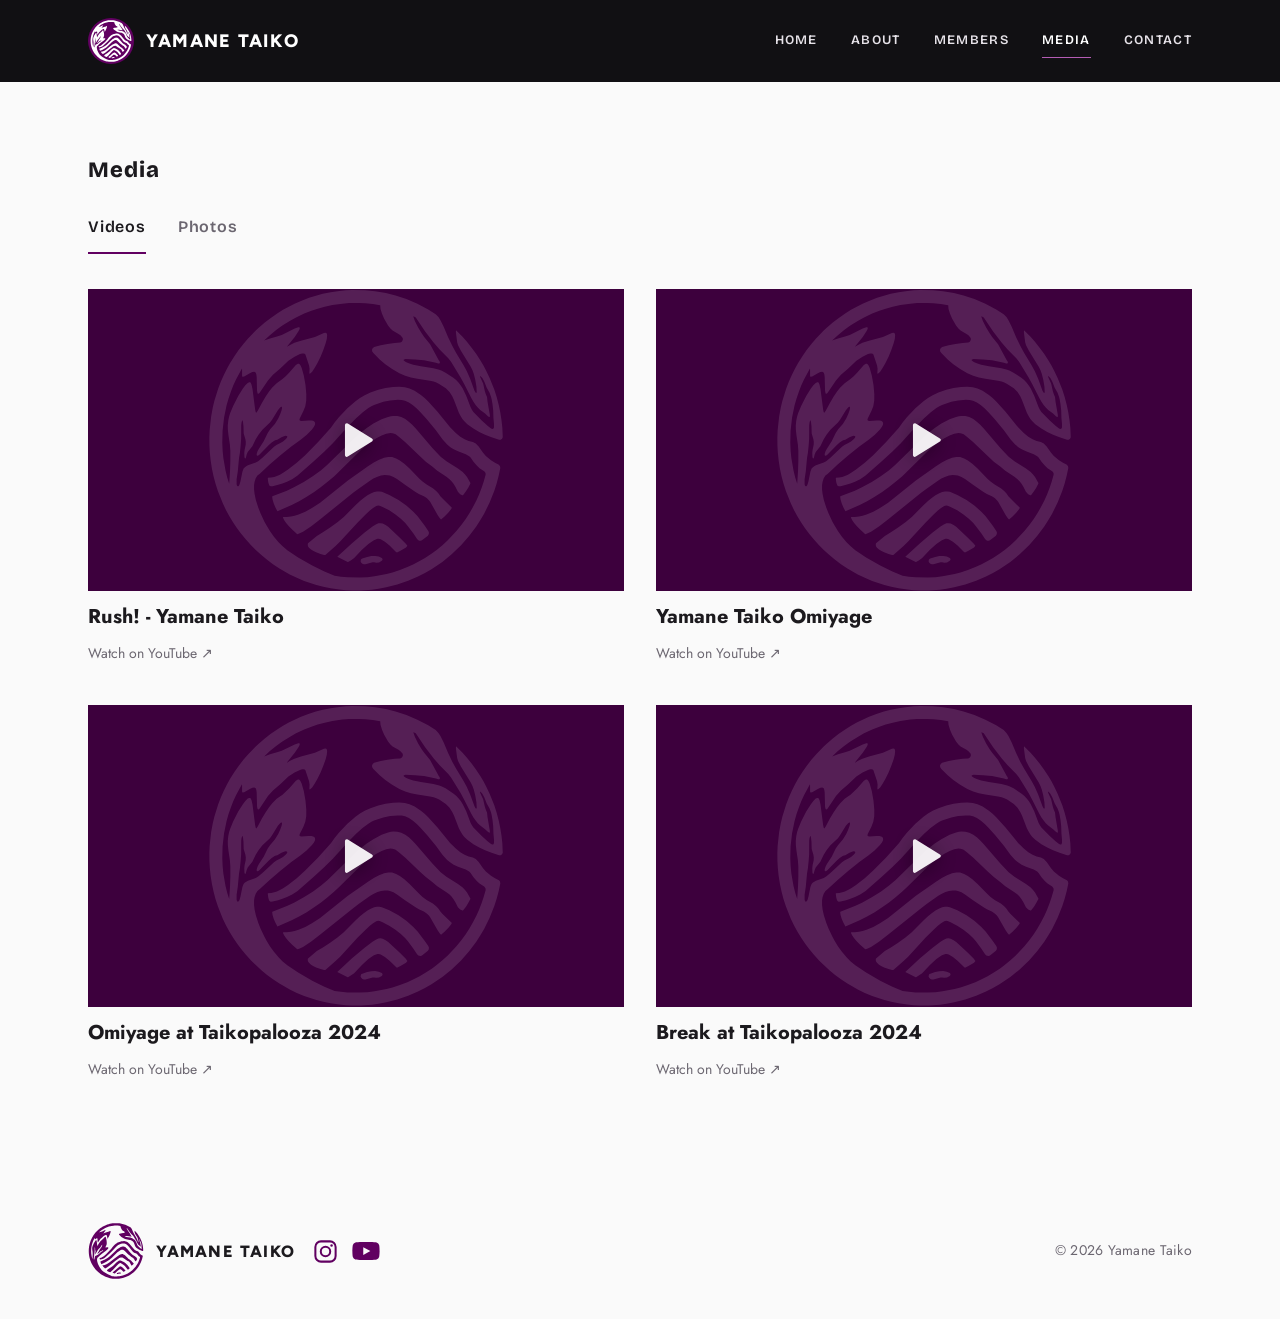
<file: media.html>
<!doctype html>
<html lang="en"><head><meta charset="utf-8"><meta name="viewport" content="width=device-width,initial-scale=1">
<title>Media · Yamane Taiko</title>
<meta name="referrer" content="strict-origin-when-cross-origin">
<!-- Link preview (Discord, iMessage, Facebook, etc.) -->
<meta property="og:type" content="website">
<meta property="og:site_name" content="Yamane Taiko">
<meta property="og:title" content="YAMANE TAIKO">
<meta property="og:url" content="https://yamanetaiko.org/media">
<meta property="og:image" content="https://yamanetaiko.org/assets/og-image.jpg">
<meta property="og:image:width" content="1200">
<meta property="og:image:height" content="630">
<meta name="twitter:card" content="summary_large_image">
<meta name="twitter:title" content="YAMANE TAIKO">
<meta name="twitter:image" content="https://yamanetaiko.org/assets/og-image.jpg">
<meta name="theme-color" content="#610061">
<link rel="icon" type="image/svg+xml" href="assets/YAM_LOGO_ROUND_BIG.svg">
<link rel="preconnect" href="https://fonts.googleapis.com">
<link rel="preconnect" href="https://fonts.gstatic.com" crossorigin>
<link rel="stylesheet" href="https://fonts.googleapis.com/css2?family=Bricolage+Grotesque:opsz,wdth,wght@12..96,75..100,200..800&family=Jost:wght@300..700&family=Figtree:wght@800&display=swap">
<link rel="stylesheet" href="css/style.css?v=17">

</head><body data-page="media">
<header class="site-head">
  <div class="wrap">
    <a class="brand" href="/" data-link>
      <img class="logo" src="assets/YAM_LOGO_ROUND_BIG.svg" alt="" width="40" height="40">
      <span class="wordmark"><span class="kern-ya">Y</span><span class="kern-am">a</span><span class="kern-ma">m</span><span class="kern-an">a</span>ne <span class="kern-ta">T</span><span class="kern-ai">a</span>i<span class="kern-ko">k</span>o</span>
    </a>
    <button class="menu-btn" id="menuBtn" aria-label="Menu" aria-controls="nav" aria-expanded="false">
      <span class="burger" aria-hidden="true"><span></span><span></span><span></span></span>
    </button>
    <nav class="nav caps" id="nav" aria-label="Main">
      <a href="/">Home</a>
      <a href="/about">About</a>
      <a href="/members">Members</a>
      <a href="/media">Media</a>
      <a href="/contact">Contact</a>
    </nav>
  </div>
</header>

<main>
<section data-page="media">
  <div class="page-title"><div class="wrap">
    <h1>Media</h1>
  </div></div>
  <div class="block"><div class="wrap">
    <div class="tabs caps" role="tablist">
      <button role="tab" aria-selected="true" aria-controls="videoPanel" id="tabVideo">Videos</button>
      <button role="tab" aria-selected="false" aria-controls="photoPanel" id="tabPhoto">Photos</button>
    </div>
    <div id="videoPanel" role="tabpanel" aria-labelledby="tabVideo"><div class="videos" id="videos"></div></div>
    <div id="photoPanel" role="tabpanel" aria-labelledby="tabPhoto" hidden><div class="photos" id="photos"></div></div>
  </div></div>
</section>
</main>

<div class="lightbox" id="lightbox" role="dialog" aria-modal="true" aria-label="Photo viewer" hidden>
  <button class="lb-btn lb-close" id="lbClose" type="button" aria-label="Close"><svg width="26" height="26" viewBox="0 0 24 24" aria-hidden="true"><path d="M6 6l12 12M18 6L6 18" stroke="currentColor" stroke-width="1.8" stroke-linecap="round"/></svg></button>
  <button class="lb-btn lb-prev" id="lbPrev" type="button" aria-label="Previous photo"><svg width="30" height="30" viewBox="0 0 24 24" aria-hidden="true"><path d="M15 5l-7 7 7 7" fill="none" stroke="currentColor" stroke-width="1.8" stroke-linecap="round" stroke-linejoin="round"/></svg></button>
  <figure><img id="lbImg" alt=""></figure>
  <button class="lb-btn lb-next" id="lbNext" type="button" aria-label="Next photo"><svg width="30" height="30" viewBox="0 0 24 24" aria-hidden="true"><path d="M9 5l7 7-7 7" fill="none" stroke="currentColor" stroke-width="1.8" stroke-linecap="round" stroke-linejoin="round"/></svg></button>
  <div class="lb-count" id="lbCount"></div>
</div>



<footer class="site-foot">
  <div class="wrap">
    <div class="foot-brand"><span class="foot-mark" aria-hidden="true"><svg aria-hidden="true" xmlns="http://www.w3.org/2000/svg" viewBox="0 0 988.0 1010.2"><path fill="currentColor" fill-rule="evenodd" d="M582.5 902.0L580.2 898.8L569.8 894.0L557.8 892.0L545.2 892.5L531.2 895.2L514.8 900.8L512.0 902.2L510.2 904.2L509.0 909.8L511.2 914.8L515.2 918.2L520.0 920.0L525.0 920.0L549.5 913.2L554.2 913.2L561.5 914.8L570.8 913.5L580.0 908.2L582.2 905.5ZM665.8 857.8L659.8 850.2L640.5 830.8L601.5 794.2L592.8 788.2L583.0 783.8L575.2 782.2L568.8 782.8L560.0 786.5L549.0 793.5L521.5 814.5L479.5 850.2L431.0 894.8L465.8 912.5L467.0 912.5L476.2 907.2L487.5 899.0L513.5 871.2L535.2 851.8L553.5 839.2L565.5 834.8L570.2 834.8L576.5 836.5L590.5 844.5L606.0 857.2L626.8 877.5L630.8 880.5L641.0 875.8L661.2 864.0ZM737.8 813.0L735.8 808.2L724.0 790.8L700.0 759.5L684.8 743.0L662.2 723.2L636.0 704.8L605.2 688.0L580.2 677.5L571.8 676.0L564.0 676.2L554.5 678.2L543.2 682.8L532.2 689.0L519.5 698.0L507.0 708.2L491.8 722.2L452.8 762.0L431.5 779.0L405.8 797.8L382.8 813.0L362.5 825.0L333.0 849.8L332.2 851.8L332.2 856.5L333.2 860.0L336.2 864.2L343.0 870.5L351.5 875.8L360.0 879.8L375.0 885.2L387.0 888.8L391.0 888.5L425.2 858.5L440.5 843.5L498.5 780.5L525.0 753.8L540.0 740.2L550.8 731.8L561.5 724.8L567.8 722.8L573.0 723.8L582.8 728.0L605.0 739.5L625.8 753.0L643.8 767.5L658.0 781.2L667.5 792.2L686.0 816.8L698.2 835.5L702.5 839.5L705.8 840.8L709.8 841.0L713.0 840.2L716.8 838.0L734.5 824.0L737.5 818.8ZM814.8 731.0L783.5 700.2L776.2 692.0L770.0 682.8L762.2 674.8L751.0 665.2L731.5 654.2L716.5 643.0L706.0 633.5L673.0 599.8L655.5 583.8L640.5 572.8L628.0 566.0L614.5 561.2L602.2 560.8L587.8 563.8L570.8 570.2L553.2 579.2L533.8 591.8L466.5 639.5L373.5 714.0L346.2 731.8L323.8 743.8L301.5 753.0L288.0 757.2L276.0 760.0L262.2 761.8L250.8 761.5L249.2 762.8L249.2 764.5L252.8 771.8L259.0 781.0L268.2 792.0L279.8 803.8L297.0 819.0L303.2 817.2L316.2 810.8L343.8 793.0L374.0 769.5L484.0 680.8L503.5 666.0L541.5 639.2L551.8 633.0L565.5 626.8L577.2 623.2L589.8 621.5L600.2 621.8L607.2 623.0L619.2 627.5L631.0 634.8L657.8 654.2L690.5 676.2L704.2 684.5L721.0 692.2L730.5 698.5L737.8 705.5L742.0 711.0L767.5 755.5L774.5 765.8L778.5 769.8L790.2 759.8L802.5 747.5L812.0 736.0ZM876.8 648.2L865.5 628.2L858.8 619.5L851.0 611.5L835.2 599.5L796.5 575.5L777.2 560.0L750.2 531.5L693.8 466.0L682.0 453.5L671.5 443.8L658.8 434.2L645.2 427.5L632.0 424.0L619.2 423.5L610.8 424.5L601.0 426.8L579.5 434.8L551.8 449.2L528.5 464.8L509.2 480.0L488.5 498.5L397.8 587.2L376.8 605.0L348.8 625.5L318.8 644.5L286.0 662.5L262.2 673.8L213.5 692.5L213.0 694.5L214.2 703.5L218.2 716.8L224.2 731.0L230.5 742.5L278.2 721.5L303.0 709.0L327.2 695.0L353.5 678.0L376.5 661.5L397.5 645.0L420.0 625.8L437.2 609.8L510.2 537.8L525.5 524.5L541.2 512.2L560.5 499.2L579.5 489.0L595.0 483.2L608.8 481.0L616.2 481.5L622.0 483.0L626.5 485.2L637.2 493.0L658.0 510.8L706.2 557.2L727.5 576.5L748.0 592.0L766.0 607.0L796.5 627.2L806.0 634.5L812.8 641.0L819.8 649.8L826.5 660.8L835.0 677.5L842.5 685.2L850.0 688.8L852.0 689.0L862.0 675.8L870.0 663.0L876.8 649.8ZM481.0 2.5L460.0 3.5L432.0 6.2L409.0 9.8L382.2 15.2L359.5 21.2L336.5 28.5L309.5 38.8L288.0 48.2L268.5 58.0L249.2 68.8L232.2 79.2L207.2 96.5L188.2 111.2L168.8 128.0L157.8 138.2L132.8 164.0L117.2 182.0L101.2 202.5L87.5 222.0L72.0 246.8L61.0 266.5L51.0 286.5L41.2 308.5L32.2 331.8L19.2 373.8L14.0 395.8L8.5 425.5L3.5 471.2L2.5 495.8L2.8 523.0L4.0 545.5L6.8 572.2L11.0 599.2L16.5 625.2L23.0 649.8L31.0 674.8L47.5 716.0L58.5 738.8L69.5 759.0L82.8 780.8L95.2 799.2L109.0 817.8L125.0 837.2L143.0 857.0L158.0 872.0L177.8 890.0L194.8 904.0L215.5 919.5L237.2 934.0L271.8 953.8L295.5 965.2L320.0 975.5L361.0 989.2L384.2 995.2L408.8 1000.2L437.8 1004.5L459.5 1006.5L480.2 1007.5L509.8 1007.5L547.2 1004.8L569.2 1001.8L594.8 997.0L631.8 987.5L668.2 975.0L701.2 960.8L723.0 949.8L746.5 936.2L782.8 911.8L814.0 886.5L845.5 856.2L872.5 825.5L896.5 793.2L910.8 771.2L922.8 750.5L941.2 713.2L957.0 673.5L964.5 650.2L971.5 624.0L977.0 597.8L976.0 591.5L972.2 587.0L959.2 580.2L945.8 571.8L928.5 557.8L919.2 547.0L904.5 525.5L894.8 516.2L885.0 511.0L870.8 507.2L857.2 501.8L843.0 493.0L827.8 480.8L808.8 461.8L766.0 409.0L735.5 375.5L723.5 364.0L711.0 353.5L690.0 339.5L672.8 331.8L657.2 327.8L638.5 326.2L618.0 327.0L592.8 330.5L568.5 336.2L542.0 345.2L522.8 354.0L507.0 363.5L492.0 374.2L464.8 397.8L436.2 427.8L422.0 445.2L409.5 463.0L366.8 511.0L323.5 554.8L295.2 580.2L266.0 603.2L249.8 614.0L239.0 620.0L228.8 624.8L220.0 627.8L210.0 629.8L198.8 630.8L198.2 632.8L199.8 645.2L201.8 652.5L204.0 656.8L208.0 659.2L214.2 658.8L232.8 654.2L247.2 649.5L262.5 643.5L279.8 635.2L298.0 623.0L353.2 574.5L388.8 541.8L416.8 514.0L463.5 462.5L493.2 432.2L516.5 411.2L535.0 397.2L545.2 391.0L554.0 387.0L585.0 376.5L607.8 371.8L633.8 369.5L646.8 370.0L658.0 372.5L671.0 378.5L684.5 387.8L697.2 398.8L708.8 410.2L730.8 434.5L761.2 471.8L783.8 502.5L799.0 519.0L809.8 528.0L820.8 535.0L835.5 541.8L861.2 551.5L872.8 558.2L877.5 563.0L887.2 576.8L898.2 589.8L907.5 598.2L923.0 608.5L926.2 612.0L927.8 615.8L927.8 620.5L921.0 644.5L914.2 664.5L905.8 686.2L896.8 706.2L885.0 729.2L874.0 748.2L861.2 768.0L847.0 787.8L830.0 808.8L801.0 839.5L783.2 855.8L763.8 871.8L747.5 883.8L724.8 898.8L706.8 909.2L685.0 920.5L665.8 929.2L640.8 939.0L616.0 947.0L596.2 952.2L556.0 960.0L532.2 962.8L506.2 964.2L465.0 963.5L443.0 961.5L422.0 958.5L387.8 944.2L347.0 924.2L299.8 897.0L263.5 872.8L248.0 859.8L234.2 846.0L218.8 827.5L205.8 809.2L194.2 790.5L187.0 777.2L173.8 749.5L166.2 730.2L158.2 704.8L154.0 685.0L152.2 670.0L152.2 655.2L153.8 644.5L157.8 632.2L163.5 623.2L171.5 616.8L203.5 587.0L239.5 556.0L277.0 526.2L307.2 504.2L328.0 487.2L346.2 469.0L352.2 461.0L355.8 454.2L356.8 450.5L356.2 445.2L353.8 442.0L350.0 440.0L344.2 438.8L335.0 438.5L311.2 440.2L306.8 439.8L304.2 437.0L305.2 431.8L317.5 407.5L323.8 390.8L327.0 372.0L327.2 350.5L324.5 320.2L318.8 288.0L311.8 263.5L307.5 254.2L304.0 250.0L302.2 249.0L299.0 248.8L292.2 253.0L271.2 277.2L258.2 290.5L247.5 299.8L228.0 314.0L213.2 328.8L202.5 342.2L191.2 358.8L178.5 380.2L164.5 406.5L159.8 413.2L157.8 411.0L155.8 401.8L147.0 333.2L143.8 319.0L141.0 312.8L139.0 311.0L136.0 310.8L131.0 313.2L123.0 321.0L114.8 331.8L99.2 356.8L82.2 390.2L72.0 414.8L68.5 426.2L65.8 439.5L64.2 455.2L64.5 469.5L66.5 488.2L71.2 519.2L72.8 540.2L72.8 574.8L71.8 607.0L69.0 650.5L62.5 630.2L56.8 607.0L49.5 565.2L47.0 540.5L45.8 513.5L46.8 473.0L51.8 429.2L60.2 388.2L66.8 365.2L74.8 341.8L82.5 322.2L92.2 300.8L111.2 265.8L112.0 265.8L112.2 290.5L113.5 292.5L119.0 291.5L138.0 280.8L146.5 277.0L152.8 276.0L156.2 277.2L157.8 278.8L159.8 284.0L161.0 293.0L162.2 339.5L163.8 347.2L164.8 349.0L166.2 349.8L168.5 348.8L171.0 346.0L198.8 304.8L215.5 285.8L239.0 266.0L267.2 239.2L287.8 225.8L306.0 216.8L313.2 214.8L317.5 214.5L321.8 215.8L324.2 218.2L336.5 255.2L338.2 265.5L337.5 280.5L338.5 282.2L340.2 282.0L346.8 275.5L355.0 263.5L364.2 247.5L375.0 225.5L384.2 203.2L392.0 180.8L395.8 166.0L397.0 153.5L396.0 148.5L394.2 146.2L391.5 145.2L386.2 146.0L356.2 159.5L309.5 171.8L287.5 179.2L272.8 186.0L262.5 192.5L262.2 192.0L288.5 159.2L301.5 139.8L304.8 133.0L305.2 128.8L303.5 127.0L300.5 127.0L288.5 131.2L245.0 152.8L229.2 158.0L205.8 164.5L186.0 171.5L204.2 154.5L226.2 136.5L247.0 121.5L271.5 106.0L292.8 94.2L320.2 81.2L344.2 71.8L365.2 64.8L388.8 58.2L414.5 52.8L447.5 48.0L470.2 46.2L506.0 45.8L525.5 46.8L550.2 49.2L574.8 53.2L575.8 65.5L580.8 82.0L588.0 98.5L601.0 121.2L609.0 131.5L616.2 138.0L636.0 149.2L642.5 154.0L649.5 162.0L650.5 165.0L650.5 169.0L648.2 174.0L646.0 176.2L642.0 178.2L623.5 179.5L599.0 182.8L576.5 187.2L554.5 193.2L549.5 197.0L547.2 202.5L548.0 208.2L551.8 213.5L573.0 235.0L591.8 250.8L614.8 267.0L639.0 280.8L658.5 289.2L677.5 295.2L699.2 299.5L741.8 305.8L753.8 308.5L762.8 311.8L772.2 316.5L794.5 331.2L807.0 343.8L816.0 357.8L821.8 370.0L838.2 412.8L843.0 422.2L850.0 433.5L855.8 440.8L866.5 451.2L886.8 466.0L906.5 477.2L926.0 486.5L947.8 495.2L972.8 503.5L978.2 503.0L982.8 500.0L985.2 494.8L983.8 463.2L981.0 437.8L977.0 412.5L972.0 388.2L964.8 360.5L956.8 335.5L941.2 296.5L929.2 271.5L920.5 255.2L910.5 238.2L896.0 216.0L881.5 196.0L865.2 175.8L850.5 159.0L829.5 138.0L828.5 138.2L828.2 143.8L832.5 176.8L835.5 186.8L845.0 205.2L878.0 259.0L883.8 270.5L888.0 282.2L892.8 300.8L897.0 325.2L898.0 344.0L896.5 347.2L894.0 345.5L890.5 339.0L876.0 299.0L864.5 273.2L853.5 253.0L829.2 213.0L816.5 190.0L802.2 160.5L787.0 124.2L776.5 103.2L769.8 92.8L760.5 83.2L735.5 67.2L699.2 48.2L662.5 32.8L626.0 20.8L593.8 12.8L557.2 6.5L524.0 3.2ZM244.8 393.0L245.8 394.8L245.8 398.2L244.2 405.2L240.0 417.2L233.2 431.8L221.8 450.5L206.2 468.5L198.0 480.8L184.5 508.5L168.5 533.0L163.8 542.0L161.0 550.8L161.0 554.5L161.8 556.0L164.5 556.8L169.0 554.2L201.8 521.2L211.2 512.8L218.8 507.2L222.8 505.2L230.0 503.2L244.0 495.0L252.5 491.2L257.5 490.2L261.8 490.5L263.8 492.2L262.5 496.2L258.0 501.5L249.2 508.8L240.5 514.2L227.2 520.5L219.0 526.5L180.2 563.2L166.0 575.0L158.0 579.5L131.8 588.8L126.0 591.8L120.8 595.8L117.2 599.8L113.2 610.0L106.8 642.0L103.8 652.5L102.0 656.2L99.8 658.8L97.0 659.0L94.8 656.2L93.8 652.2L93.8 635.5L97.8 608.5L101.8 565.2L104.8 546.5L107.2 523.8L109.0 499.8L109.2 455.0L110.2 446.2L112.2 439.2L113.0 438.5L114.0 439.2L115.2 443.8L116.8 458.2L117.5 482.0L123.2 502.0L124.5 510.2L124.2 520.2L120.5 537.2L119.5 546.5L120.0 561.0L121.0 564.5L122.0 565.8L123.0 565.8L124.8 563.2L127.5 552.8L131.0 544.2L146.5 524.8L157.8 501.5L167.2 486.2L180.2 470.0L205.5 445.8L212.5 436.0L232.0 404.2L239.5 395.5L243.0 393.0ZM686.2 90.5L693.8 94.2L725.2 141.2L754.2 178.8L773.8 201.0L802.8 230.8L812.0 242.5L844.5 295.5L856.0 316.8L879.8 364.0L887.0 376.2L895.0 387.8L901.5 395.5L909.8 403.5L926.0 415.8L936.2 425.5L941.0 427.5L942.2 425.8L941.8 419.8L934.2 375.8L932.5 360.2L928.8 351.8L925.2 340.8L919.5 315.2L909.8 294.2L908.8 290.5L910.8 290.5L916.8 296.5L923.2 308.5L931.5 329.2L941.0 346.2L945.8 359.2L948.0 368.0L950.8 383.8L953.2 405.8L954.0 430.2L956.0 452.5L955.8 462.5L953.5 466.8L950.0 467.2L946.0 465.5L935.2 457.5L914.8 438.8L886.8 410.2L881.8 402.8L877.2 393.8L862.8 355.8L851.2 332.0L844.5 321.5L836.8 311.8L829.0 303.8L819.5 295.8L793.5 278.8L781.2 272.5L772.5 269.0L752.8 263.8L710.8 257.5L685.2 252.5L672.5 248.2L662.0 243.8L656.8 240.8L653.5 237.8L653.2 236.0L654.5 234.8L660.0 233.5L691.5 235.0L721.5 237.5L761.5 245.5L769.0 248.0L772.8 247.8L774.8 245.5L773.5 241.0L770.8 237.5L741.8 184.0L722.0 159.5L713.0 146.5L701.8 128.0L690.8 105.8L685.8 91.5Z"/></svg></span><span class="wordmark"><span class="kern-ya">Y</span><span class="kern-am">a</span><span class="kern-ma">m</span><span class="kern-an">a</span>ne <span class="kern-ta">T</span><span class="kern-ai">a</span>i<span class="kern-ko">k</span>o</span><div class="foot-social" id="footSocial"></div></div>
    <div class="foot-r"><small>© <span id="yr"></span> Yamane Taiko</small></div>
  </div>
</footer>

<script src="js/content.js?v=17"></script>
<script src="js/main.js?v=17"></script>
</body></html>
</file>
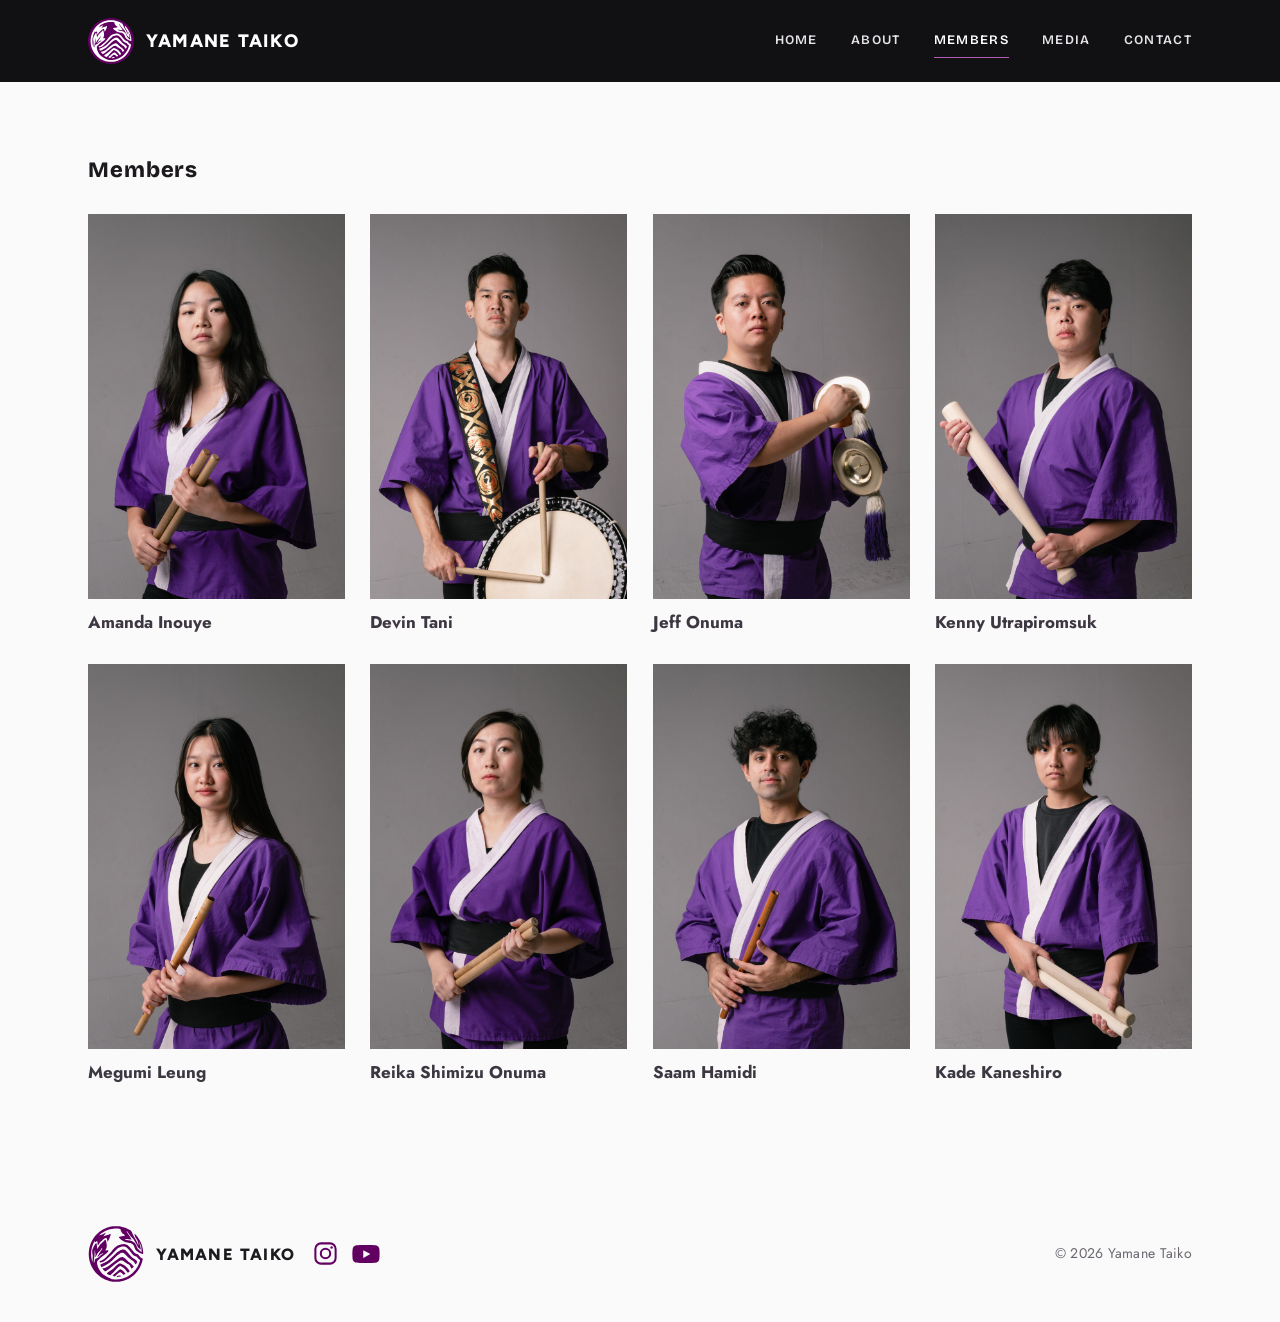
<file: members.html>
<!doctype html>
<html lang="en"><head><meta charset="utf-8"><meta name="viewport" content="width=device-width,initial-scale=1">
<title>Members · Yamane Taiko</title>
<meta name="referrer" content="strict-origin-when-cross-origin">
<!-- Link preview (Discord, iMessage, Facebook, etc.) -->
<meta property="og:type" content="website">
<meta property="og:site_name" content="Yamane Taiko">
<meta property="og:title" content="YAMANE TAIKO">
<meta property="og:url" content="https://yamanetaiko.org/members">
<meta property="og:image" content="https://yamanetaiko.org/assets/og-image.jpg">
<meta property="og:image:width" content="1200">
<meta property="og:image:height" content="630">
<meta name="twitter:card" content="summary_large_image">
<meta name="twitter:title" content="YAMANE TAIKO">
<meta name="twitter:image" content="https://yamanetaiko.org/assets/og-image.jpg">
<meta name="theme-color" content="#610061">
<link rel="icon" type="image/svg+xml" href="assets/YAM_LOGO_ROUND_BIG.svg">
<link rel="preconnect" href="https://fonts.googleapis.com">
<link rel="preconnect" href="https://fonts.gstatic.com" crossorigin>
<link rel="stylesheet" href="https://fonts.googleapis.com/css2?family=Bricolage+Grotesque:opsz,wdth,wght@12..96,75..100,200..800&family=Jost:wght@300..700&family=Figtree:wght@800&display=swap">
<link rel="stylesheet" href="css/style.css?v=17">

</head><body data-page="members">
<header class="site-head">
  <div class="wrap">
    <a class="brand" href="/" data-link>
      <img class="logo" src="assets/YAM_LOGO_ROUND_BIG.svg" alt="" width="40" height="40">
      <span class="wordmark"><span class="kern-ya">Y</span><span class="kern-am">a</span><span class="kern-ma">m</span><span class="kern-an">a</span>ne <span class="kern-ta">T</span><span class="kern-ai">a</span>i<span class="kern-ko">k</span>o</span>
    </a>
    <button class="menu-btn" id="menuBtn" aria-label="Menu" aria-controls="nav" aria-expanded="false">
      <span class="burger" aria-hidden="true"><span></span><span></span><span></span></span>
    </button>
    <nav class="nav caps" id="nav" aria-label="Main">
      <a href="/">Home</a>
      <a href="/about">About</a>
      <a href="/members">Members</a>
      <a href="/media">Media</a>
      <a href="/contact">Contact</a>
    </nav>
  </div>
</header>

<main>
<section data-page="members">
  <div class="page-title"><div class="wrap">
    <h1>Members</h1>
  </div></div>
  <div class="block"><div class="wrap">
    <div class="roster" id="roster"></div>
  </div></div>
</section>
</main>



<footer class="site-foot">
  <div class="wrap">
    <div class="foot-brand"><span class="foot-mark" aria-hidden="true"><svg aria-hidden="true" xmlns="http://www.w3.org/2000/svg" viewBox="0 0 988.0 1010.2"><path fill="currentColor" fill-rule="evenodd" d="M582.5 902.0L580.2 898.8L569.8 894.0L557.8 892.0L545.2 892.5L531.2 895.2L514.8 900.8L512.0 902.2L510.2 904.2L509.0 909.8L511.2 914.8L515.2 918.2L520.0 920.0L525.0 920.0L549.5 913.2L554.2 913.2L561.5 914.8L570.8 913.5L580.0 908.2L582.2 905.5ZM665.8 857.8L659.8 850.2L640.5 830.8L601.5 794.2L592.8 788.2L583.0 783.8L575.2 782.2L568.8 782.8L560.0 786.5L549.0 793.5L521.5 814.5L479.5 850.2L431.0 894.8L465.8 912.5L467.0 912.5L476.2 907.2L487.5 899.0L513.5 871.2L535.2 851.8L553.5 839.2L565.5 834.8L570.2 834.8L576.5 836.5L590.5 844.5L606.0 857.2L626.8 877.5L630.8 880.5L641.0 875.8L661.2 864.0ZM737.8 813.0L735.8 808.2L724.0 790.8L700.0 759.5L684.8 743.0L662.2 723.2L636.0 704.8L605.2 688.0L580.2 677.5L571.8 676.0L564.0 676.2L554.5 678.2L543.2 682.8L532.2 689.0L519.5 698.0L507.0 708.2L491.8 722.2L452.8 762.0L431.5 779.0L405.8 797.8L382.8 813.0L362.5 825.0L333.0 849.8L332.2 851.8L332.2 856.5L333.2 860.0L336.2 864.2L343.0 870.5L351.5 875.8L360.0 879.8L375.0 885.2L387.0 888.8L391.0 888.5L425.2 858.5L440.5 843.5L498.5 780.5L525.0 753.8L540.0 740.2L550.8 731.8L561.5 724.8L567.8 722.8L573.0 723.8L582.8 728.0L605.0 739.5L625.8 753.0L643.8 767.5L658.0 781.2L667.5 792.2L686.0 816.8L698.2 835.5L702.5 839.5L705.8 840.8L709.8 841.0L713.0 840.2L716.8 838.0L734.5 824.0L737.5 818.8ZM814.8 731.0L783.5 700.2L776.2 692.0L770.0 682.8L762.2 674.8L751.0 665.2L731.5 654.2L716.5 643.0L706.0 633.5L673.0 599.8L655.5 583.8L640.5 572.8L628.0 566.0L614.5 561.2L602.2 560.8L587.8 563.8L570.8 570.2L553.2 579.2L533.8 591.8L466.5 639.5L373.5 714.0L346.2 731.8L323.8 743.8L301.5 753.0L288.0 757.2L276.0 760.0L262.2 761.8L250.8 761.5L249.2 762.8L249.2 764.5L252.8 771.8L259.0 781.0L268.2 792.0L279.8 803.8L297.0 819.0L303.2 817.2L316.2 810.8L343.8 793.0L374.0 769.5L484.0 680.8L503.5 666.0L541.5 639.2L551.8 633.0L565.5 626.8L577.2 623.2L589.8 621.5L600.2 621.8L607.2 623.0L619.2 627.5L631.0 634.8L657.8 654.2L690.5 676.2L704.2 684.5L721.0 692.2L730.5 698.5L737.8 705.5L742.0 711.0L767.5 755.5L774.5 765.8L778.5 769.8L790.2 759.8L802.5 747.5L812.0 736.0ZM876.8 648.2L865.5 628.2L858.8 619.5L851.0 611.5L835.2 599.5L796.5 575.5L777.2 560.0L750.2 531.5L693.8 466.0L682.0 453.5L671.5 443.8L658.8 434.2L645.2 427.5L632.0 424.0L619.2 423.5L610.8 424.5L601.0 426.8L579.5 434.8L551.8 449.2L528.5 464.8L509.2 480.0L488.5 498.5L397.8 587.2L376.8 605.0L348.8 625.5L318.8 644.5L286.0 662.5L262.2 673.8L213.5 692.5L213.0 694.5L214.2 703.5L218.2 716.8L224.2 731.0L230.5 742.5L278.2 721.5L303.0 709.0L327.2 695.0L353.5 678.0L376.5 661.5L397.5 645.0L420.0 625.8L437.2 609.8L510.2 537.8L525.5 524.5L541.2 512.2L560.5 499.2L579.5 489.0L595.0 483.2L608.8 481.0L616.2 481.5L622.0 483.0L626.5 485.2L637.2 493.0L658.0 510.8L706.2 557.2L727.5 576.5L748.0 592.0L766.0 607.0L796.5 627.2L806.0 634.5L812.8 641.0L819.8 649.8L826.5 660.8L835.0 677.5L842.5 685.2L850.0 688.8L852.0 689.0L862.0 675.8L870.0 663.0L876.8 649.8ZM481.0 2.5L460.0 3.5L432.0 6.2L409.0 9.8L382.2 15.2L359.5 21.2L336.5 28.5L309.5 38.8L288.0 48.2L268.5 58.0L249.2 68.8L232.2 79.2L207.2 96.5L188.2 111.2L168.8 128.0L157.8 138.2L132.8 164.0L117.2 182.0L101.2 202.5L87.5 222.0L72.0 246.8L61.0 266.5L51.0 286.5L41.2 308.5L32.2 331.8L19.2 373.8L14.0 395.8L8.5 425.5L3.5 471.2L2.5 495.8L2.8 523.0L4.0 545.5L6.8 572.2L11.0 599.2L16.5 625.2L23.0 649.8L31.0 674.8L47.5 716.0L58.5 738.8L69.5 759.0L82.8 780.8L95.2 799.2L109.0 817.8L125.0 837.2L143.0 857.0L158.0 872.0L177.8 890.0L194.8 904.0L215.5 919.5L237.2 934.0L271.8 953.8L295.5 965.2L320.0 975.5L361.0 989.2L384.2 995.2L408.8 1000.2L437.8 1004.5L459.5 1006.5L480.2 1007.5L509.8 1007.5L547.2 1004.8L569.2 1001.8L594.8 997.0L631.8 987.5L668.2 975.0L701.2 960.8L723.0 949.8L746.5 936.2L782.8 911.8L814.0 886.5L845.5 856.2L872.5 825.5L896.5 793.2L910.8 771.2L922.8 750.5L941.2 713.2L957.0 673.5L964.5 650.2L971.5 624.0L977.0 597.8L976.0 591.5L972.2 587.0L959.2 580.2L945.8 571.8L928.5 557.8L919.2 547.0L904.5 525.5L894.8 516.2L885.0 511.0L870.8 507.2L857.2 501.8L843.0 493.0L827.8 480.8L808.8 461.8L766.0 409.0L735.5 375.5L723.5 364.0L711.0 353.5L690.0 339.5L672.8 331.8L657.2 327.8L638.5 326.2L618.0 327.0L592.8 330.5L568.5 336.2L542.0 345.2L522.8 354.0L507.0 363.5L492.0 374.2L464.8 397.8L436.2 427.8L422.0 445.2L409.5 463.0L366.8 511.0L323.5 554.8L295.2 580.2L266.0 603.2L249.8 614.0L239.0 620.0L228.8 624.8L220.0 627.8L210.0 629.8L198.8 630.8L198.2 632.8L199.8 645.2L201.8 652.5L204.0 656.8L208.0 659.2L214.2 658.8L232.8 654.2L247.2 649.5L262.5 643.5L279.8 635.2L298.0 623.0L353.2 574.5L388.8 541.8L416.8 514.0L463.5 462.5L493.2 432.2L516.5 411.2L535.0 397.2L545.2 391.0L554.0 387.0L585.0 376.5L607.8 371.8L633.8 369.5L646.8 370.0L658.0 372.5L671.0 378.5L684.5 387.8L697.2 398.8L708.8 410.2L730.8 434.5L761.2 471.8L783.8 502.5L799.0 519.0L809.8 528.0L820.8 535.0L835.5 541.8L861.2 551.5L872.8 558.2L877.5 563.0L887.2 576.8L898.2 589.8L907.5 598.2L923.0 608.5L926.2 612.0L927.8 615.8L927.8 620.5L921.0 644.5L914.2 664.5L905.8 686.2L896.8 706.2L885.0 729.2L874.0 748.2L861.2 768.0L847.0 787.8L830.0 808.8L801.0 839.5L783.2 855.8L763.8 871.8L747.5 883.8L724.8 898.8L706.8 909.2L685.0 920.5L665.8 929.2L640.8 939.0L616.0 947.0L596.2 952.2L556.0 960.0L532.2 962.8L506.2 964.2L465.0 963.5L443.0 961.5L422.0 958.5L387.8 944.2L347.0 924.2L299.8 897.0L263.5 872.8L248.0 859.8L234.2 846.0L218.8 827.5L205.8 809.2L194.2 790.5L187.0 777.2L173.8 749.5L166.2 730.2L158.2 704.8L154.0 685.0L152.2 670.0L152.2 655.2L153.8 644.5L157.8 632.2L163.5 623.2L171.5 616.8L203.5 587.0L239.5 556.0L277.0 526.2L307.2 504.2L328.0 487.2L346.2 469.0L352.2 461.0L355.8 454.2L356.8 450.5L356.2 445.2L353.8 442.0L350.0 440.0L344.2 438.8L335.0 438.5L311.2 440.2L306.8 439.8L304.2 437.0L305.2 431.8L317.5 407.5L323.8 390.8L327.0 372.0L327.2 350.5L324.5 320.2L318.8 288.0L311.8 263.5L307.5 254.2L304.0 250.0L302.2 249.0L299.0 248.8L292.2 253.0L271.2 277.2L258.2 290.5L247.5 299.8L228.0 314.0L213.2 328.8L202.5 342.2L191.2 358.8L178.5 380.2L164.5 406.5L159.8 413.2L157.8 411.0L155.8 401.8L147.0 333.2L143.8 319.0L141.0 312.8L139.0 311.0L136.0 310.8L131.0 313.2L123.0 321.0L114.8 331.8L99.2 356.8L82.2 390.2L72.0 414.8L68.5 426.2L65.8 439.5L64.2 455.2L64.5 469.5L66.5 488.2L71.2 519.2L72.8 540.2L72.8 574.8L71.8 607.0L69.0 650.5L62.5 630.2L56.8 607.0L49.5 565.2L47.0 540.5L45.8 513.5L46.8 473.0L51.8 429.2L60.2 388.2L66.8 365.2L74.8 341.8L82.5 322.2L92.2 300.8L111.2 265.8L112.0 265.8L112.2 290.5L113.5 292.5L119.0 291.5L138.0 280.8L146.5 277.0L152.8 276.0L156.2 277.2L157.8 278.8L159.8 284.0L161.0 293.0L162.2 339.5L163.8 347.2L164.8 349.0L166.2 349.8L168.5 348.8L171.0 346.0L198.8 304.8L215.5 285.8L239.0 266.0L267.2 239.2L287.8 225.8L306.0 216.8L313.2 214.8L317.5 214.5L321.8 215.8L324.2 218.2L336.5 255.2L338.2 265.5L337.5 280.5L338.5 282.2L340.2 282.0L346.8 275.5L355.0 263.5L364.2 247.5L375.0 225.5L384.2 203.2L392.0 180.8L395.8 166.0L397.0 153.5L396.0 148.5L394.2 146.2L391.5 145.2L386.2 146.0L356.2 159.5L309.5 171.8L287.5 179.2L272.8 186.0L262.5 192.5L262.2 192.0L288.5 159.2L301.5 139.8L304.8 133.0L305.2 128.8L303.5 127.0L300.5 127.0L288.5 131.2L245.0 152.8L229.2 158.0L205.8 164.5L186.0 171.5L204.2 154.5L226.2 136.5L247.0 121.5L271.5 106.0L292.8 94.2L320.2 81.2L344.2 71.8L365.2 64.8L388.8 58.2L414.5 52.8L447.5 48.0L470.2 46.2L506.0 45.8L525.5 46.8L550.2 49.2L574.8 53.2L575.8 65.5L580.8 82.0L588.0 98.5L601.0 121.2L609.0 131.5L616.2 138.0L636.0 149.2L642.5 154.0L649.5 162.0L650.5 165.0L650.5 169.0L648.2 174.0L646.0 176.2L642.0 178.2L623.5 179.5L599.0 182.8L576.5 187.2L554.5 193.2L549.5 197.0L547.2 202.5L548.0 208.2L551.8 213.5L573.0 235.0L591.8 250.8L614.8 267.0L639.0 280.8L658.5 289.2L677.5 295.2L699.2 299.5L741.8 305.8L753.8 308.5L762.8 311.8L772.2 316.5L794.5 331.2L807.0 343.8L816.0 357.8L821.8 370.0L838.2 412.8L843.0 422.2L850.0 433.5L855.8 440.8L866.5 451.2L886.8 466.0L906.5 477.2L926.0 486.5L947.8 495.2L972.8 503.5L978.2 503.0L982.8 500.0L985.2 494.8L983.8 463.2L981.0 437.8L977.0 412.5L972.0 388.2L964.8 360.5L956.8 335.5L941.2 296.5L929.2 271.5L920.5 255.2L910.5 238.2L896.0 216.0L881.5 196.0L865.2 175.8L850.5 159.0L829.5 138.0L828.5 138.2L828.2 143.8L832.5 176.8L835.5 186.8L845.0 205.2L878.0 259.0L883.8 270.5L888.0 282.2L892.8 300.8L897.0 325.2L898.0 344.0L896.5 347.2L894.0 345.5L890.5 339.0L876.0 299.0L864.5 273.2L853.5 253.0L829.2 213.0L816.5 190.0L802.2 160.5L787.0 124.2L776.5 103.2L769.8 92.8L760.5 83.2L735.5 67.2L699.2 48.2L662.5 32.8L626.0 20.8L593.8 12.8L557.2 6.5L524.0 3.2ZM244.8 393.0L245.8 394.8L245.8 398.2L244.2 405.2L240.0 417.2L233.2 431.8L221.8 450.5L206.2 468.5L198.0 480.8L184.5 508.5L168.5 533.0L163.8 542.0L161.0 550.8L161.0 554.5L161.8 556.0L164.5 556.8L169.0 554.2L201.8 521.2L211.2 512.8L218.8 507.2L222.8 505.2L230.0 503.2L244.0 495.0L252.5 491.2L257.5 490.2L261.8 490.5L263.8 492.2L262.5 496.2L258.0 501.5L249.2 508.8L240.5 514.2L227.2 520.5L219.0 526.5L180.2 563.2L166.0 575.0L158.0 579.5L131.8 588.8L126.0 591.8L120.8 595.8L117.2 599.8L113.2 610.0L106.8 642.0L103.8 652.5L102.0 656.2L99.8 658.8L97.0 659.0L94.8 656.2L93.8 652.2L93.8 635.5L97.8 608.5L101.8 565.2L104.8 546.5L107.2 523.8L109.0 499.8L109.2 455.0L110.2 446.2L112.2 439.2L113.0 438.5L114.0 439.2L115.2 443.8L116.8 458.2L117.5 482.0L123.2 502.0L124.5 510.2L124.2 520.2L120.5 537.2L119.5 546.5L120.0 561.0L121.0 564.5L122.0 565.8L123.0 565.8L124.8 563.2L127.5 552.8L131.0 544.2L146.5 524.8L157.8 501.5L167.2 486.2L180.2 470.0L205.5 445.8L212.5 436.0L232.0 404.2L239.5 395.5L243.0 393.0ZM686.2 90.5L693.8 94.2L725.2 141.2L754.2 178.8L773.8 201.0L802.8 230.8L812.0 242.5L844.5 295.5L856.0 316.8L879.8 364.0L887.0 376.2L895.0 387.8L901.5 395.5L909.8 403.5L926.0 415.8L936.2 425.5L941.0 427.5L942.2 425.8L941.8 419.8L934.2 375.8L932.5 360.2L928.8 351.8L925.2 340.8L919.5 315.2L909.8 294.2L908.8 290.5L910.8 290.5L916.8 296.5L923.2 308.5L931.5 329.2L941.0 346.2L945.8 359.2L948.0 368.0L950.8 383.8L953.2 405.8L954.0 430.2L956.0 452.5L955.8 462.5L953.5 466.8L950.0 467.2L946.0 465.5L935.2 457.5L914.8 438.8L886.8 410.2L881.8 402.8L877.2 393.8L862.8 355.8L851.2 332.0L844.5 321.5L836.8 311.8L829.0 303.8L819.5 295.8L793.5 278.8L781.2 272.5L772.5 269.0L752.8 263.8L710.8 257.5L685.2 252.5L672.5 248.2L662.0 243.8L656.8 240.8L653.5 237.8L653.2 236.0L654.5 234.8L660.0 233.5L691.5 235.0L721.5 237.5L761.5 245.5L769.0 248.0L772.8 247.8L774.8 245.5L773.5 241.0L770.8 237.5L741.8 184.0L722.0 159.5L713.0 146.5L701.8 128.0L690.8 105.8L685.8 91.5Z"/></svg></span><span class="wordmark"><span class="kern-ya">Y</span><span class="kern-am">a</span><span class="kern-ma">m</span><span class="kern-an">a</span>ne <span class="kern-ta">T</span><span class="kern-ai">a</span>i<span class="kern-ko">k</span>o</span><div class="foot-social" id="footSocial"></div></div>
    <div class="foot-r"><small>© <span id="yr"></span> Yamane Taiko</small></div>
  </div>
</footer>

<script src="js/content.js?v=17"></script>
<script src="js/main.js?v=17"></script>
</body></html>
</file>
<file: css/style.css>
/* Layout: quiet gallery-style pages (lots of white space, small tracked caps nav) with one bold purple stage: the hero, where the brush kanji stands like a banner. */
:root{
  --plum:#610061;          /* team accent */
  --plum-deep:#3d003d;
  --black:#111013;         /* header, footer, accents */
  --ink:#1c1a1e;           /* headings */
  --text:#3d3742;          /* body text: soft plum-charcoal */
  --paper:#fafafa;         /* page ground */
  --mute:#6b6670;
  --line:#e7e5e9;
  --tile:#f3f2f4;
  --accent-text:#610061;
  --on-plum:#ffffff;
  --font-mark:"Bricolage Grotesque","Helvetica Neue",Arial,sans-serif;
  --font-title:"Bricolage Grotesque","Helvetica Neue",Arial,sans-serif;
  /* "YAMANE TAIKO" name in the header and footer */
  --font-wordmark:"Figtree","Helvetica Neue",Arial,sans-serif;
  --font-body:"Jost","Futura","Century Gothic","Helvetica Neue",system-ui,sans-serif;
  /* HEADING SIZE: page titles (About, Members, Media, Contact) and section headings (Videos, Follow us).
     clamp(smallest on phones, scales with screen width, largest on desktop) */
  --heading-size:clamp(1.125rem,2vw,1.375rem);
  --step--1:.8125rem; --step-0:1rem; --step-1:1.25rem; --step-2:1.75rem; --step-3:clamp(2rem,4vw,2.75rem); --step-4:clamp(2.75rem,8vw,6rem);
  --gutter:clamp(22px,5vw,48px); --max:1200px;
  color-scheme:light;
}
*{box-sizing:border-box}
::selection{background:#b45cb4;color:#fff}
html{background:var(--paper)}
body{margin:0;background:var(--paper);color:var(--text);font-family:var(--font-body);font-size:var(--step-0);line-height:1.65;-webkit-font-smoothing:antialiased}
a{color:inherit}
h1,h2,h3{text-wrap:balance;margin:0;line-height:1.1;color:var(--ink)}
p{margin:0}
.sr-only{position:absolute;width:1px;height:1px;overflow:hidden;clip:rect(0 0 0 0);white-space:nowrap}
.wrap{max-width:var(--max);margin-inline:auto;padding-inline:var(--gutter)}
.caps{font-family:var(--font-mark);font-weight:600;font-size:var(--step--1);letter-spacing:.16em;text-transform:uppercase}
.nav.caps{letter-spacing:.1em}   /* header menu labels: a little tighter than other caps text */
:focus-visible{outline:2px solid var(--accent-text);outline-offset:3px}

/* ---------- header ---------- */
.site-head{position:sticky;top:env(safe-area-inset-top,0px);z-index:20;color:#fff;background:none}
/* solid dark header; the same layer also forms the mobile menu panel */
@property --menu-a{syntax:'<number>';inherits:false;initial-value:0}
.site-head::before{content:"";position:absolute;inset:0;z-index:-1;pointer-events:none;background:var(--black)}
.site-head .wrap{display:flex;align-items:center;justify-content:space-between;gap:24px;min-height:68px}
@media (min-width:761px){ .site-head .wrap{min-height:82px} .site-head .brand .logo{width:46px;height:46px} .site-head .brand .wordmark{font-size:1.13rem} }
.brand{color:#fff;display:flex;align-items:center;gap:12px;text-decoration:none}
.brand .logo{width:40px;height:40px;flex:none;display:block}
.wordmark .kern-ya{letter-spacing:.00em} /* pulls the A of YAMANE closer to the Y */
.wordmark .kern-am{letter-spacing:.07em} /* A → M in YAMANE */
.wordmark .kern-ma{letter-spacing:.07em} /* M → A in YAMANE */
.wordmark .kern-an{letter-spacing:.07em} /* A → N in YAMANE */
.wordmark .kern-ta{letter-spacing:.03em} /* T → A in TAIKO */
.wordmark .kern-ai{letter-spacing:.06em} /* pulls the I of TAIKO closer to the A */
.wordmark .kern-ko{letter-spacing:.03em} /* pulls the O of TAIKO closer to the K */
.wordmark{font-family:var(--font-wordmark);font-weight:800;letter-spacing:.09em;text-transform:uppercase;line-height:1}
.brand .wordmark{font-size:1.02rem}
.nav{display:flex;gap:clamp(16px,2.6vw,36px)}
.nav a{text-decoration:none;color:#e6e2e8;padding-block:6px;border-bottom:1.5px solid transparent;transition:color .2s,border-color .2s}
.nav a:hover{color:#fff}
.nav a[aria-current="page"]{color:#fff;border-color:#b45cb4}
.menu-btn{display:none;background:none;border:0;color:#fff;padding:10px 8px;cursor:pointer}
.burger{display:block;position:relative;width:22px;height:14px}
.burger span{position:absolute;left:0;width:100%;height:1.6px;background:currentColor;transition:transform .22s cubic-bezier(.4,0,.2,1),opacity .15s,top .22s cubic-bezier(.4,0,.2,1)}
.burger span:nth-child(1){top:0}.burger span:nth-child(2){top:6.2px}.burger span:nth-child(3){top:12.4px}
.menu-btn[aria-expanded="true"] .burger span:nth-child(1){top:6.2px;transform:rotate(45deg)}
.menu-btn[aria-expanded="true"] .burger span:nth-child(2){opacity:0;transform:scaleX(.2)}
.menu-btn[aria-expanded="true"] .burger span:nth-child(3){top:6.2px;transform:rotate(-45deg)}
@media (max-width:760px){
  .menu-btn{display:block}
  .nav{position:absolute;inset:100% 0 auto 0;flex-direction:column;gap:0;background:none;padding:8px var(--gutter) 16px;display:flex;visibility:hidden;opacity:0;transform:translateY(-4px);transition:opacity .18s ease,transform .2s ease-out,visibility 0s linear .2s}
  .nav.open{visibility:visible;opacity:1;transform:none;transition:opacity .18s ease,transform .2s ease-out,visibility 0s}
  .nav a{opacity:0;transform:translateY(-2px);transition:opacity .18s,transform .18s}
  .nav.open a{opacity:1;transform:none}
  /* menu panel: the header's one frosted layer always reaches down behind the menu, but that lower part is masked out.
     Opening fades the mask in (same speed as the links), so header + menu are one seamless panel and the header itself never changes */
  .site-head::before{bottom:calc(-1 * var(--menu-h,320px));-webkit-mask-image:linear-gradient(#000 0 68px,rgba(0,0,0,var(--menu-a)) 68px);mask-image:linear-gradient(#000 0 68px,rgba(0,0,0,var(--menu-a)) 68px);transition:--menu-a .18s ease}
  .site-head.menu-open::before{--menu-a:1}
  .nav.open a:nth-child(2){transition-delay:.02s}.nav.open a:nth-child(3){transition-delay:.04s}.nav.open a:nth-child(4){transition-delay:.06s}.nav.open a:nth-child(5){transition-delay:.08s}
  .nav a{padding-block:12px;border-bottom:0}
  .nav a[aria-current="page"]{color:#fff;text-decoration:underline;text-underline-offset:6px;text-decoration-thickness:2px;text-decoration-color:#b45cb4}
}

/* ---------- page switching ---------- */
main > section[data-page]{display:block}
main > section[data-page]{animation:rise .5s ease both}
@keyframes rise{from{transform:translateY(8px)}to{transform:none}}
@media (prefers-reduced-motion:reduce){main > section[data-page]{animation:none}.burger span,.nav,.nav a{transition:none!important}}

/* ---------- hero slideshow ---------- */
/* About 2:1 on desktop, taller on small screens; never taller than the window so the whole group stays in frame; on very wide screens the photo is shown whole with a blurred copy filling the sides. */
.hero{--h:min(max(50vw,calc(240px + 20vw)),calc(100vh - 120px),960px);--w:min(100%,calc(var(--h) * 2));position:relative;overflow:hidden;background:var(--plum);color:#fff;height:var(--h)}
.slides{position:absolute;inset:0}
.slide{position:absolute;inset:0;opacity:0;z-index:0;transition:opacity 1.2s ease;display:grid;place-items:center;overflow:hidden}
.slide.on{opacity:1;z-index:2}
.slide.prev{opacity:1;z-index:1;transition:none}
.slide.empty{background:var(--plum)}
.slide canvas.bg{position:absolute;inset:0;width:100%;height:100%;filter:blur(24px);transform:scale(1.1)}
.slide img.fg{position:absolute;top:0;left:50%;height:100%;width:var(--w);max-width:none;transform:translateX(-50%);object-fit:cover;object-position:center 80%}
.hero.letterbox .slide img.fg{-webkit-mask-image:linear-gradient(to right,transparent 0,#000 clamp(40px,5vw,110px),#000 calc(100% - clamp(40px,5vw,110px)),transparent 100%);mask-image:linear-gradient(to right,transparent 0,#000 clamp(40px,5vw,110px),#000 calc(100% - clamp(40px,5vw,110px)),transparent 100%)}
.slide.whole img.fg{width:auto;max-width:100%;object-fit:contain;-webkit-mask-image:linear-gradient(to right,transparent 0,#000 60px,#000 calc(100% - 60px),transparent 100%);mask-image:linear-gradient(to right,transparent 0,#000 60px,#000 calc(100% - 60px),transparent 100%)}
.slide.whole canvas.bg{filter:blur(30px) brightness(.9)}
.slide .ph{width:min(60%,520px);opacity:.14;color:#fff}
.slide .ph-label{position:absolute;top:24px;right:var(--gutter);font-size:var(--step--1);opacity:.6}
.hero::after{content:"";position:absolute;inset:auto 0 0 0;height:90px;background:linear-gradient(to bottom,rgba(10,0,10,0),rgba(10,0,10,.28));pointer-events:none}
.dots button{box-shadow:0 0 6px rgba(0,0,0,.25)}
.hero-nav{all:unset;box-sizing:border-box;position:absolute;top:0;bottom:0;width:clamp(56px,16%,240px);z-index:2;cursor:pointer;display:flex;align-items:center;color:#fff;opacity:0;transition:opacity .25s}
.hero-nav.prev{left:0;justify-content:flex-start;padding-left:clamp(12px,2vw,28px);background:linear-gradient(to right,rgba(10,0,10,.28),rgba(10,0,10,0))}
.hero-nav.next{right:0;justify-content:flex-end;padding-right:clamp(12px,2vw,28px);background:linear-gradient(to left,rgba(10,0,10,.28),rgba(10,0,10,0))}
.hero-nav svg{filter:drop-shadow(0 1px 6px rgba(0,0,0,.35));transition:transform .2s}
.hero-nav:hover,.hero-nav:focus-visible{opacity:1}
.hero-nav.prev:hover svg{transform:translateX(-3px)} .hero-nav.next:hover svg{transform:translateX(3px)}
@media (hover:none){ .hero-nav{opacity:.0} }
.hero-dots{position:absolute;inset:auto 0 0 0;z-index:2;padding-block:18px}
.dots{display:flex;gap:10px}
.dots button{width:28px;height:3px;border:0;padding:0;background:rgba(255,255,255,.4);cursor:pointer}
.dots button[aria-current="true"]{background:#fff}
@media (prefers-reduced-motion:reduce){.slide{transition-duration:.5s}}
.btns{display:flex;flex-wrap:wrap;gap:12px}
.btn{display:inline-flex;align-items:center;gap:10px;padding:14px 22px;text-decoration:none;border:1.5px solid currentColor;cursor:pointer;background:none;color:inherit;font:inherit}
.btn.solid{background:#fff;color:var(--black);border-color:#fff}
.btn.dark{background:var(--plum);color:#fff;border-color:var(--plum)}
.btn.dark:hover{background:var(--plum-deep);border-color:var(--plum-deep)}
.btn.plum{background:var(--plum);color:var(--on-plum);border-color:var(--plum)}
.btn{transition:background-color .12s ease-out,border-color .12s ease-out,color .12s ease-out}
.btn.plum:hover{background:var(--plum-deep);border-color:var(--plum-deep)}
.btn.solid:hover{background:transparent;color:#fff}
.btn:not(.dark):not(.plum):not(.solid):hover{background:var(--plum);border-color:var(--plum);color:#fff}

/* ---------- common sections ---------- */
.block{padding-block:clamp(56px,8vw,104px)}
.sec-head{display:flex;justify-content:space-between;align-items:end;gap:24px;flex-wrap:wrap;margin-bottom:40px}
.sec-head h2{font-family:var(--font-title);font-weight:700;font-size:var(--heading-size);letter-spacing:.015em}
.link-arrow{color:var(--accent-text);text-decoration:none}
.link-arrow:hover{text-decoration:underline;text-underline-offset:4px}
.page-title{padding-block:clamp(48px,6vw,80px) clamp(32px,4vw,48px)}
.page-title + .block{padding-top:0}
[data-page="media"] .page-title,[data-page="members"] .page-title{padding-bottom:clamp(22px,2.6vw,34px)}
.page-title h1{font-family:var(--font-title);font-weight:800;font-size:var(--heading-size);letter-spacing:.04em;line-height:1}
.page-title p{max-width:60ch;color:var(--mute);margin-top:14px;font-size:.9375rem;line-height:1.6}
[data-page="contact"] .page-title{padding-bottom:clamp(36px,4.5vw,56px)}
.prose{max-width:64ch;display:grid;gap:1.1em}
.prose p{font-size:1.0625rem}
.sample{font-size:var(--step--1);color:var(--mute);margin-top:20px}

/* home sections */
.intro{display:grid;grid-template-columns:minmax(0,1.3fr) auto;gap:clamp(32px,8vw,120px);align-items:start}
.intro .k{height:clamp(240px,34vw,420px);width:auto;display:block}
.intro .prose{gap:1.2em}
.intro .lead{font-size:1em;font-weight:700;line-height:inherit;color:var(--black)}
@media (max-width:700px){ .intro{grid-template-columns:minmax(0,1fr) auto;gap:20px} .intro .k{height:220px;align-self:start} }
.intro .btns{margin-top:12px;letter-spacing:.1em}
.cta{background:var(--paper)}
.cta .wrap{display:flex;flex-direction:column;align-items:center;text-align:center;gap:16px}
.cta .btn{padding:20px 56px;font-size:.9375rem;letter-spacing:.12em}
.block.cta{padding-top:0}
.block.cta .wrap::before{content:"";display:block;width:min(100%,var(--max) - 2 * var(--gutter));height:1px;background:var(--line);margin-bottom:clamp(36px,4vw,56px)}
.block:has(+ .block.cta){padding-bottom:clamp(36px,4vw,56px)}
.cta h2{font-family:var(--font-title);font-weight:700;font-size:var(--step-3);text-transform:uppercase;letter-spacing:.06em;margin-bottom:12px}
.cta p{color:var(--mute);max-width:52ch}
/* about */
.split{display:grid;grid-template-columns:minmax(0,1fr) minmax(0,1.4fr);gap:clamp(32px,6vw,96px);align-items:start}
@media (max-width:800px){ .split{grid-template-columns:1fr} }
.about-split{grid-template-columns:minmax(0,1.15fr) minmax(0,1fr);grid-template-areas:"photo title" "photo text";grid-template-rows:auto 1fr;align-items:start;row-gap:20px}
.about-split .about-photo{grid-area:photo}
.about-split .about-title{grid-area:title;font-family:var(--font-title);font-weight:800;font-size:var(--heading-size);letter-spacing:.04em;line-height:1}
.about-split .prose{grid-area:text}
.block.about-block{padding-top:clamp(48px,6vw,80px)}
.about-photo{margin:0}
@media (max-width:800px){ .about-split{grid-template-columns:1fr;grid-template-areas:"title" "photo" "text";grid-template-rows:auto;gap:24px} .block.about-block{padding-top:36px} }
.about-photo img{width:100%;height:auto;display:block}
.name-card{background:var(--plum);color:var(--on-plum);padding:48px;display:grid;place-items:center}
.name-card .k{height:clamp(260px,40vw,440px);color:var(--on-plum)} .name-card .k svg{height:100%;width:auto}
.name-card dl{margin:0;display:grid;gap:18px}
.name-card dt{font-size:1.5rem;font-weight:700;line-height:1.2}
.name-card dd{margin:0;opacity:.85;font-size:var(--step--1);line-height:1.5}
.drums{display:grid;grid-template-columns:repeat(auto-fit,minmax(220px,1fr));gap:clamp(28px,4vw,48px)}
.drums div{display:grid;gap:6px;align-content:start}
.drums h3{font-family:var(--font-title);font-weight:700;text-transform:uppercase;letter-spacing:.08em;font-size:var(--step-1);color:var(--accent-text)}
.drums p{color:var(--mute);font-size:.9375rem;line-height:1.6}

/* members (grid of portraits, Kodo-style) */
.roster{display:grid;grid-template-columns:repeat(4,minmax(0,1fr));gap:clamp(16px,2.4vw,32px) clamp(12px,2vw,28px)}
@media (max-width:900px){ .roster{grid-template-columns:repeat(3,minmax(0,1fr))} }
@media (max-width:560px){ .roster{grid-template-columns:repeat(2,minmax(0,1fr))} }
.member{display:grid;gap:12px;align-content:start;margin:0}
.portrait{aspect-ratio:2/3;max-width:100%;background:var(--tile);overflow:hidden;position:relative}
.portrait img{width:100%;height:100%;object-fit:cover;object-position:center top;display:block}
.portrait svg.ph{position:absolute;inset:auto 0 0 0;width:100%;height:85%;color:color-mix(in srgb,var(--mute) 35%,var(--tile))}
.member .n{font-weight:700;font-size:1.0625rem;line-height:1.3}

dialog.profile{border:0;padding:0;max-width:min(880px,calc(100vw - 32px));width:100%;background:var(--paper);color:var(--ink)}
dialog.profile::backdrop{background:color-mix(in srgb,#0c0410 75%,transparent)}
.profile-in{display:grid;grid-template-columns:minmax(0,1fr) minmax(0,1.2fr)}
.profile-in .portrait{aspect-ratio:3/4}
.profile-in .portrait img{filter:none}
.profile-body{padding:clamp(24px,4vw,48px);display:grid;gap:14px;align-content:start}
.profile-body h2{font-size:var(--step-2);font-weight:700}
.profile-body dl{display:grid;grid-template-columns:auto 1fr;gap:6px 20px;margin:8px 0;padding-block:8px}
.profile-body dt{color:var(--mute)} .profile-body dd{margin:0}
.close{position:absolute;top:12px;right:12px;width:40px;height:40px;border:0;background:var(--paper);color:var(--ink);cursor:pointer;font-size:1.4rem;line-height:1}
@media (max-width:640px){ .profile-in{grid-template-columns:1fr} .profile-in .portrait{aspect-ratio:4/3} }

/* media */
.tabs{display:flex;gap:32px;margin-bottom:36px}
.tabs.caps button{font-size:1rem;letter-spacing:.05em}
.tabs button{font:inherit;background:none;border:0;border-bottom:2px solid transparent;color:var(--mute);padding:0 0 12px;cursor:pointer;margin-bottom:-1px}
.tabs button[aria-selected="true"]{color:var(--ink);border-color:var(--plum)}
.videos{display:grid;grid-template-columns:repeat(2,minmax(0,1fr));gap:40px 32px}
@media (max-width:700px){ .videos{grid-template-columns:1fr} }
.block.intro-block{padding-bottom:clamp(24px,3vw,40px)}
.block.intro-block + .block{padding-top:clamp(24px,3vw,40px)}
.video{display:grid;gap:12px;align-content:start}
.thumb{all:unset;box-sizing:border-box;cursor:pointer;width:100%;aspect-ratio:16/9;max-width:100%;background:var(--plum-deep);position:relative;overflow:hidden;display:grid;place-items:center;color:#fff}
.thumb:focus-visible{outline:2px solid var(--accent-text);outline-offset:3px}
.thumb > img{position:absolute;inset:0;width:100%;height:100%;object-fit:cover;transition:transform .18s ease-out,filter .18s ease-out}
/* simple play icon: a plain white triangle with a soft shadow so it reads on any thumbnail */
.thumb .play{position:relative;display:grid;place-items:center;filter:drop-shadow(0 2px 10px rgba(0,0,0,.45));opacity:.92;transition:opacity .12s ease-out}
.thumb .play svg{display:block}
.thumb:hover .play,.thumb:focus-visible .play{opacity:1}
.thumb:hover > img{transform:scale(1.035);filter:brightness(1.06)}
.thumb{transition:transform .14s cubic-bezier(.2,.9,.3,1.3),box-shadow .14s ease-out}
.thumb:hover{transform:translateY(-3px);box-shadow:0 12px 24px -12px rgba(61,0,61,.5)}
.thumb.playing,.thumb.playing:hover{transform:none;box-shadow:none}
@media (prefers-reduced-motion:reduce){.thumb,.thumb img,.thumb .play{transition:none}.thumb:hover,.thumb:hover img,.thumb:hover .play{transform:none}}
.thumb iframe{position:absolute;inset:0;width:100%;height:100%;border:0}
.thumb.playing{cursor:default}
.thumb .wm{position:absolute;top:50%;left:50%;transform:translate(-50%,-50%);width:55%;opacity:.12;line-height:0}
.video h3{font-size:var(--step-1);font-weight:700;line-height:1.35}
.video .yt{color:var(--mute);font-size:.875rem;text-decoration:none;justify-self:start}
.video .yt:hover{color:var(--accent-text)}
.photos{display:grid;grid-template-columns:repeat(3,minmax(0,1fr));gap:10px;grid-auto-flow:dense}
@media (max-width:700px){ .photos{grid-template-columns:repeat(2,minmax(0,1fr));gap:6px} }
.photos button{all:unset;box-sizing:border-box;cursor:zoom-in;display:block;position:relative;overflow:hidden;aspect-ratio:3/2;background:var(--tile)}
.photos button.tall{aspect-ratio:auto;grid-row:span 2}
.photos button:focus-visible{outline:2px solid var(--accent-text);outline-offset:3px}
.photos img{position:absolute;inset:0;width:100%;height:100%;object-fit:cover;transition:transform .18s ease-out,filter .18s ease-out}
.photos button:hover img{transform:scale(1.035);filter:brightness(1.06)}
.lightbox{position:fixed;inset:0;z-index:100;background:rgba(10,6,12,.94);display:grid;grid-template-columns:auto minmax(0,1fr) auto;align-items:center;padding:calc(env(safe-area-inset-top,0px) + 56px) 8px calc(env(safe-area-inset-bottom,0px) + 56px);opacity:0;visibility:hidden;transition:opacity .2s,visibility 0s .2s}
.lightbox.open{opacity:1;visibility:visible;transition:opacity .2s}
.lightbox figure{margin:0;height:100%;display:grid;place-items:center;min-width:0;touch-action:pan-y}
.lightbox img{max-width:100%;max-height:100%;object-fit:contain;display:block;box-shadow:0 20px 60px rgba(0,0,0,.5)}
.lb-btn{all:unset;box-sizing:border-box;cursor:pointer;color:#fff;width:56px;height:56px;display:grid;place-items:center;border-radius:50%;transition:background .12s}
.lb-btn:hover,.lb-btn:focus-visible{background:rgba(255,255,255,.12)}
.lb-close{position:absolute;top:calc(env(safe-area-inset-top,0px) + 8px);right:8px}
.lb-count{pointer-events:none;position:absolute;bottom:calc(env(safe-area-inset-bottom,0px) + 18px);left:0;right:0;text-align:center;color:rgba(255,255,255,.75);font-size:.875rem;letter-spacing:.08em;font-variant-numeric:tabular-nums}
@media (max-width:640px){ .lightbox{grid-template-columns:minmax(0,1fr);padding-inline:0} .lb-prev,.lb-next{position:absolute;bottom:calc(env(safe-area-inset-bottom,0px) + 4px)} .lb-prev{left:8px} .lb-next{right:8px} }
@media (max-width:640px){ .photos{grid-template-columns:repeat(2,minmax(0,1fr))} .photos figure:nth-child(n){grid-column:span 1;grid-row:span 1} .photos figure:nth-child(6n+1){grid-column:span 2} }

/* contact */
form.inquiry{max-width:760px}
.mail-link{color:var(--accent-text);text-decoration:underline;text-underline-offset:3px;text-decoration-thickness:1px;word-break:break-word}
.mail-link:hover{text-decoration-thickness:2px}
.follow-links{display:grid;gap:12px;justify-items:start}
.follow-links a{display:inline-flex;gap:8px;align-items:baseline;text-decoration:none;color:var(--ink);font-size:var(--step-1);transition:color .12s}
.follow-links a:hover{color:var(--accent-text)}
.block.follow-block{padding-top:0}
.follow-block .sec-head{margin-bottom:14px}
.contact-grid{display:grid;grid-template-columns:minmax(0,1.3fr) minmax(0,1fr);gap:clamp(40px,6vw,96px);align-items:start}
@media (max-width:860px){ .contact-grid{grid-template-columns:1fr} }
form.inquiry{display:grid;grid-template-columns:1fr 1fr;gap:22px 20px}
form.inquiry .full{grid-column:1/-1}
@media (max-width:560px){ form.inquiry{grid-template-columns:1fr} }
.field{display:grid;gap:8px;min-width:0}
.field label{color:var(--mute)}
.field input,.field select,.field textarea{font:inherit;color:var(--ink);background:transparent;border:0;border-bottom:1.5px solid var(--line);padding:10px 0;border-radius:0;width:100%}
.field select{background:var(--paper)}
.field textarea{min-height:140px;resize:vertical}
.field input:focus,.field select:focus,.field textarea:focus{outline:none;border-color:var(--plum)}
.form-note{grid-column:1/-1;font-size:.9375rem;color:var(--accent-text);font-weight:500}

/* footer */
.site-foot{background:var(--paper);color:var(--ink)}
.site-foot .wrap{display:flex;flex-wrap:wrap;justify-content:space-between;align-items:center;gap:20px 32px;padding-block:40px}
.foot-mark{width:56px;height:56px;color:var(--plum);flex:none;display:block}
.foot-mark svg{width:100%;height:100%;display:block}
.foot-brand{display:flex;align-items:center;gap:12px}
.foot-brand .wordmark{font-size:1.02rem;display:block}
.foot-social{display:flex;align-items:center;gap:0;margin-left:-2px}
.foot-social a{color:var(--plum);display:grid;place-items:center;width:40px;height:40px;transition:color .2s}
.foot-social a:hover{color:var(--plum-deep)}
.foot-r{display:grid;gap:4px;justify-items:end;text-align:right}
.foot-mail{color:var(--ink);text-decoration:none;font-weight:500;word-break:break-all}
.foot-mail:hover{color:var(--accent-text)}
.site-foot small{color:var(--mute);font-family:var(--font-body);font-weight:400;font-size:.875rem;letter-spacing:.02em}
@media (max-width:640px){
  .foot-brand{justify-content:center}
  .site-foot small{font-size:.75rem}
  .site-foot .wrap{flex-direction:column;align-items:center;gap:16px;padding-block:28px 32px}
  .foot-mark{width:48px;height:48px}
  .foot-r{justify-items:center;text-align:center;width:100%;margin-top:8px}
  body{font-size:.9375rem;line-height:1.58}
  .prose p{font-size:.9375rem}
  .block{padding-block:44px}
  .page-title{padding-block:36px 24px}
  .page-title p{margin-top:12px;font-size:.9375rem}
  .sec-head{margin-bottom:24px}
  .btn{padding:12px 18px}
  .videos{gap:28px}
  .name-card{padding:32px}
}

/* contact page: centered column */
[data-page="contact"] .page-title .wrap,[data-page="contact"] .follow-block .wrap{text-align:center}
[data-page="contact"] .page-title p{margin-inline:auto}
[data-page="contact"] form.inquiry{margin-inline:auto;text-align:left}
[data-page="contact"] form.inquiry .full.caps{display:flex;justify-content:center}
[data-page="contact"] .form-note{text-align:center}
[data-page="contact"] .follow-block .sec-head{justify-content:center}
[data-page="contact"] .follow-links{justify-items:center}

/* hidden spam trap for the contact form */
.hp{position:absolute;left:-9999px;width:1px;height:1px;opacity:0}
.btn:disabled{opacity:.7;cursor:wait;transform:none}
</file>
